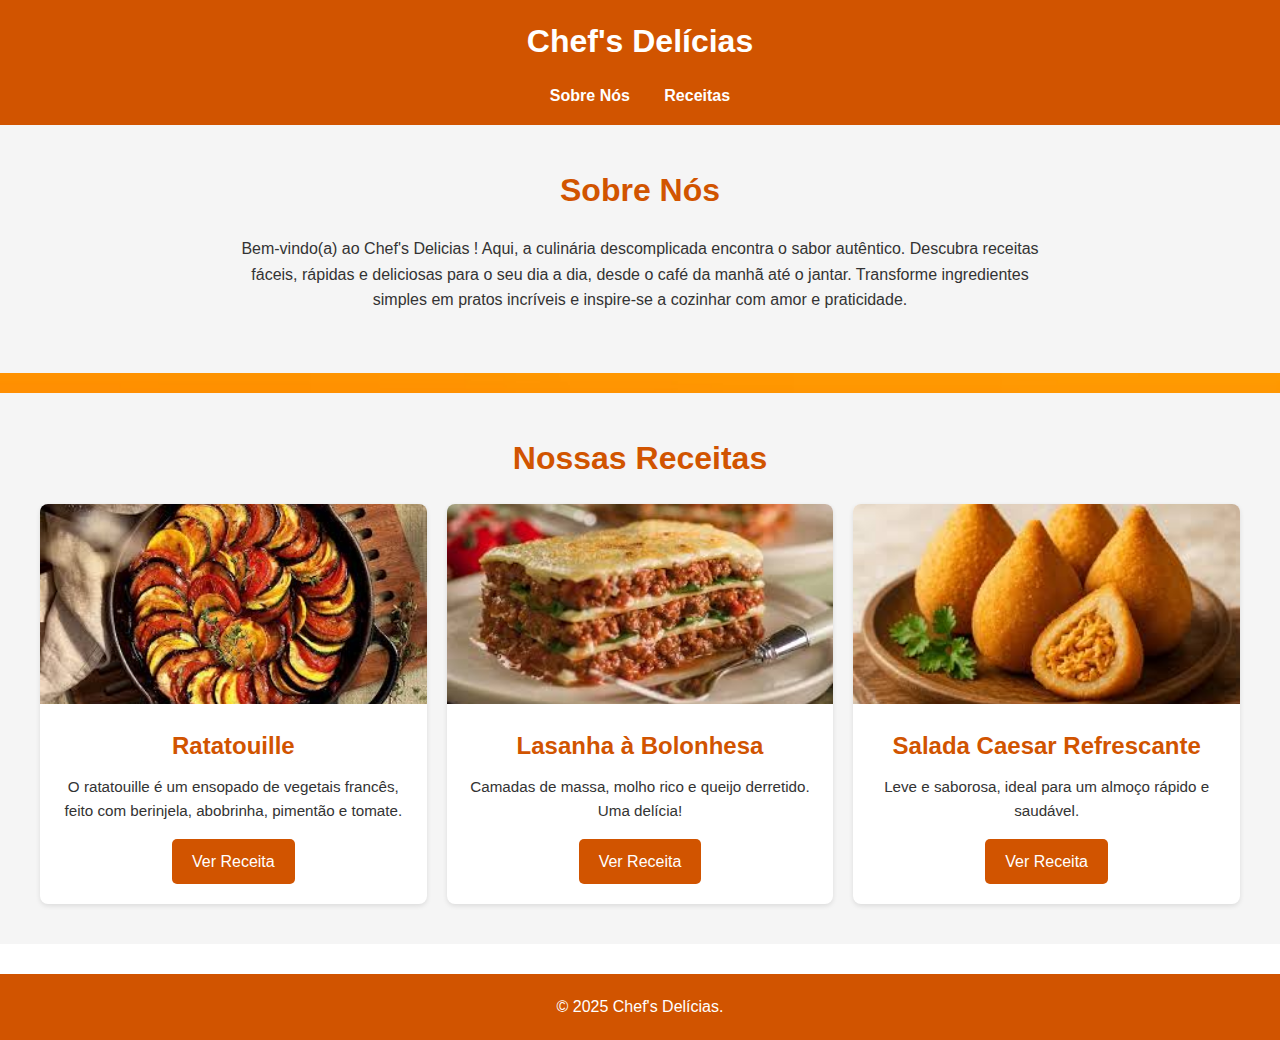
<file: index.html>
<!DOCTYPE html>
<html lang="pt-BR">
<head>
    <meta charset="UTF-8">
    <meta name="viewport" content="width=device-width, initial-scale=1.0">
    <title>Chef's Delícias - Receitas Incríveis</title>
    <link rel="stylesheet" href="style.css"> 
</head>
<body>

    <header>
        <h1>Chef's Delícias</h1>
        <nav>
            <ul>
                <li><a href="#sobre">Sobre Nós</a></li>
                <li><a href="#receitas">Receitas</a></li>
            </ul>
        </nav>
    </header>

    <main>

<section id="sobre">
            <h2>Sobre Nós</h2>
            <p> Bem-vindo(a) ao Chef's Delicias ! Aqui, a culinária descomplicada encontra o sabor autêntico. Descubra receitas fáceis, rápidas e deliciosas para o seu dia a dia, desde o café da manhã até o jantar. Transforme ingredientes simples em pratos incríveis e inspire-se a cozinhar com amor e praticidade.</p>
        </section>

        <section id="receitas">
            <h2>Nossas Receitas</h2>
            <div class="recipe-grid">
                <article class="recipe-card">
                    <img src="ratatouille.jpg" alt=" ratatouille">
                    <h3> Ratatouille</h3>
                    <p>O ratatouille é um ensopado de vegetais francês, feito com berinjela, abobrinha, pimentão e tomate.</p>
                    <a href="rec1.html" class="recipe-link">Ver Receita</a>
                </article>

                <article class="recipe-card">
                    <img src="lasanha a bolonhesa.jpg" alt="Lasanha à Bolonhesa">
                    <h3>Lasanha à Bolonhesa</h3>
                    <p>Camadas de massa, molho rico e queijo derretido. Uma delícia!</p>
                    <a href="rec2.html" class="recipe-link">Ver Receita</a>
                </article>

                <article class="recipe-card">
                    <img src="coxinha de frango.jpg" alt="Salada Caesar Refrescante">
                    <h3>Salada Caesar Refrescante</h3>
                    <p>Leve e saborosa, ideal para um almoço rápido e saudável.</p>
                    <a href="rec3.html" class="recipe-link">Ver Receita</a>
                </article>
                </div>
        </section>
        
    </main>

    <footer>
        <p>&copy; 2025 Chef's Delícias.</p>
    </footer>
    

</body>
</html>
</file>
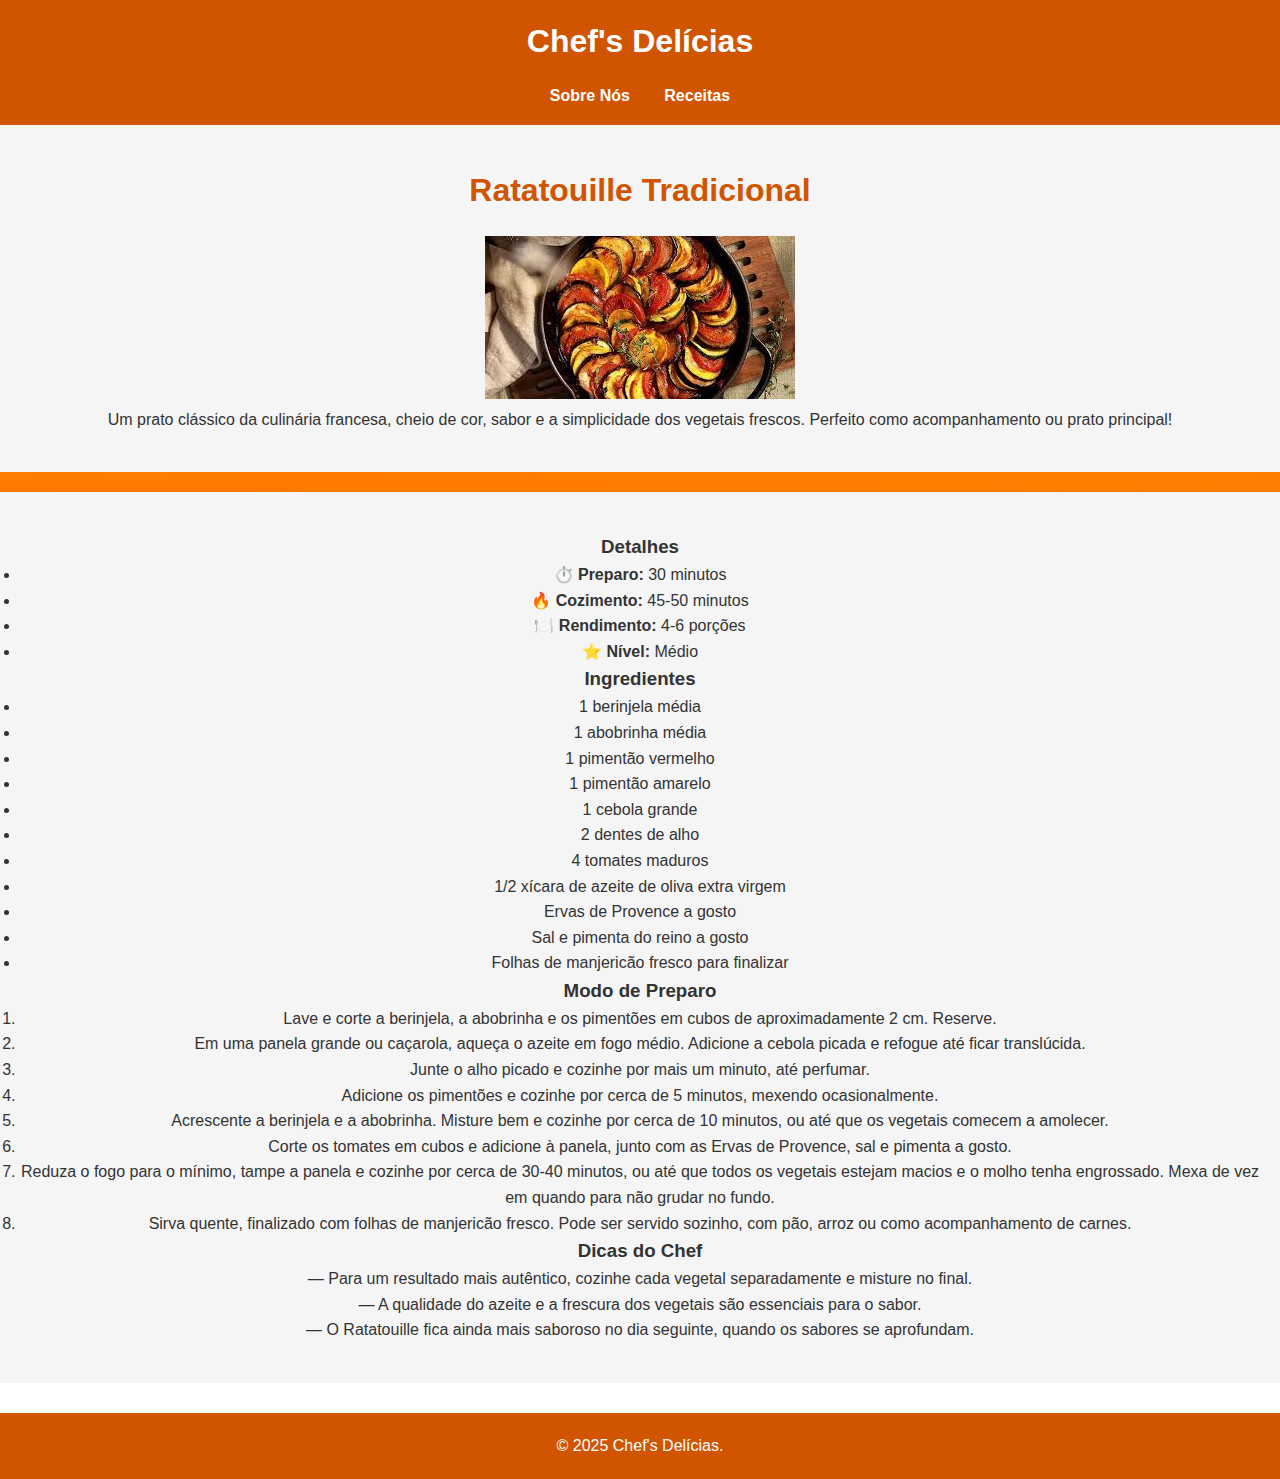
<file: rec1.html>
<!DOCTYPE html>
<html lang="pt-BR">
<head>
    <meta charset="UTF-8">
    <meta name="viewport" content="width=device-width, initial-scale=1.0">
    <title>Ratatouille Tradicional - Chef's Delícias</title>
    <link rel="stylesheet" href="style.css">
</head>
<body>

    <header>
        <h1>Chef's Delícias</h1>
        <nav>
            <ul>
                <li><a href="index.html#sobre">Sobre Nós</a></li>
                <li><a href="index.html#receitas">Receitas</a></li>
            </ul>
        </nav>
    </header>

    <main class="container"> 
        
        <section class="recipe-header">
            <h2>Ratatouille Tradicional</h2>
            <img src="ratatouille.jpg" alt="Ratatouille">
            <p>Um prato clássico da culinária francesa, cheio de cor, sabor e a simplicidade dos vegetais frescos. Perfeito como acompanhamento ou prato principal!</p>
        </section>

        <section class="recipe-content">
            
            <div class="details-and-ingredients-wrapper"> 
                <div class="recipe-details">
                    <h3>Detalhes</h3>
                    <ul>
                        <li><span class="detail-icon">⏱️</span> <strong>Preparo:</strong> 30 minutos</li>
                        <li><span class="detail-icon">🔥</span> <strong>Cozimento:</strong> 45-50 minutos</li>
                        <li><span class="detail-icon">🍽️</span> <strong>Rendimento:</strong> 4-6 porções</li>
                        <li><span class="detail-icon">⭐</span> <strong>Nível:</strong> Médio</li>
                    </ul>
                </div>
    
                <div class="ingredients">
                    <h3>Ingredientes</h3>
                    <ul>
                        <li>1 berinjela média</li>
                        <li>1 abobrinha média</li>
                        <li>1 pimentão vermelho</li>
                        <li>1 pimentão amarelo</li>
                        <li>1 cebola grande</li>
                        <li>2 dentes de alho</li>
                        <li>4 tomates maduros</li>
                        <li>1/2 xícara de azeite de oliva extra virgem</li>
                        <li>Ervas de Provence a gosto</li>
                        <li>Sal e pimenta do reino a gosto</li>
                        <li>Folhas de manjericão fresco para finalizar</li>
                    </ul>
                </div>
            </div>

            <div class="instructions">
                <h3>Modo de Preparo</h3>
                <ol>
                    <li>Lave e corte a berinjela, a abobrinha e os pimentões em cubos de aproximadamente 2 cm. Reserve.</li>
                    <li>Em uma panela grande ou caçarola, aqueça o azeite em fogo médio. Adicione a cebola picada e refogue até ficar translúcida.</li>
                    <li>Junte o alho picado e cozinhe por mais um minuto, até perfumar.</li>
                    <li>Adicione os pimentões e cozinhe por cerca de 5 minutos, mexendo ocasionalmente.</li>
                    <li>Acrescente a berinjela e a abobrinha. Misture bem e cozinhe por cerca de 10 minutos, ou até que os vegetais comecem a amolecer.</li>
                    <li>Corte os tomates em cubos e adicione à panela, junto com as Ervas de Provence, sal e pimenta a gosto.</li>
                    <li>Reduza o fogo para o mínimo, tampe a panela e cozinhe por cerca de 30-40 minutos, ou até que todos os vegetais estejam macios e o molho tenha engrossado. Mexa de vez em quando para não grudar no fundo.</li>
                    <li>Sirva quente, finalizado com folhas de manjericão fresco. Pode ser servido sozinho, com pão, arroz ou como acompanhamento de carnes.</li>
                </ol>
            </div>

            <div class="notes">
                <h3>Dicas do Chef</h3>
                <p>— Para um resultado mais autêntico, cozinhe cada vegetal separadamente e misture no final.</p>
                <p>— A qualidade do azeite e a frescura dos vegetais são essenciais para o sabor.</p>
                <p>— O Ratatouille fica ainda mais saboroso no dia seguinte, quando os sabores se aprofundam.</p>
            </div>
        </section>
        
    </main>

    <footer>
        <p>&copy; 2025 Chef's Delícias.</p>
    </footer>

</body>
</html>
</file>
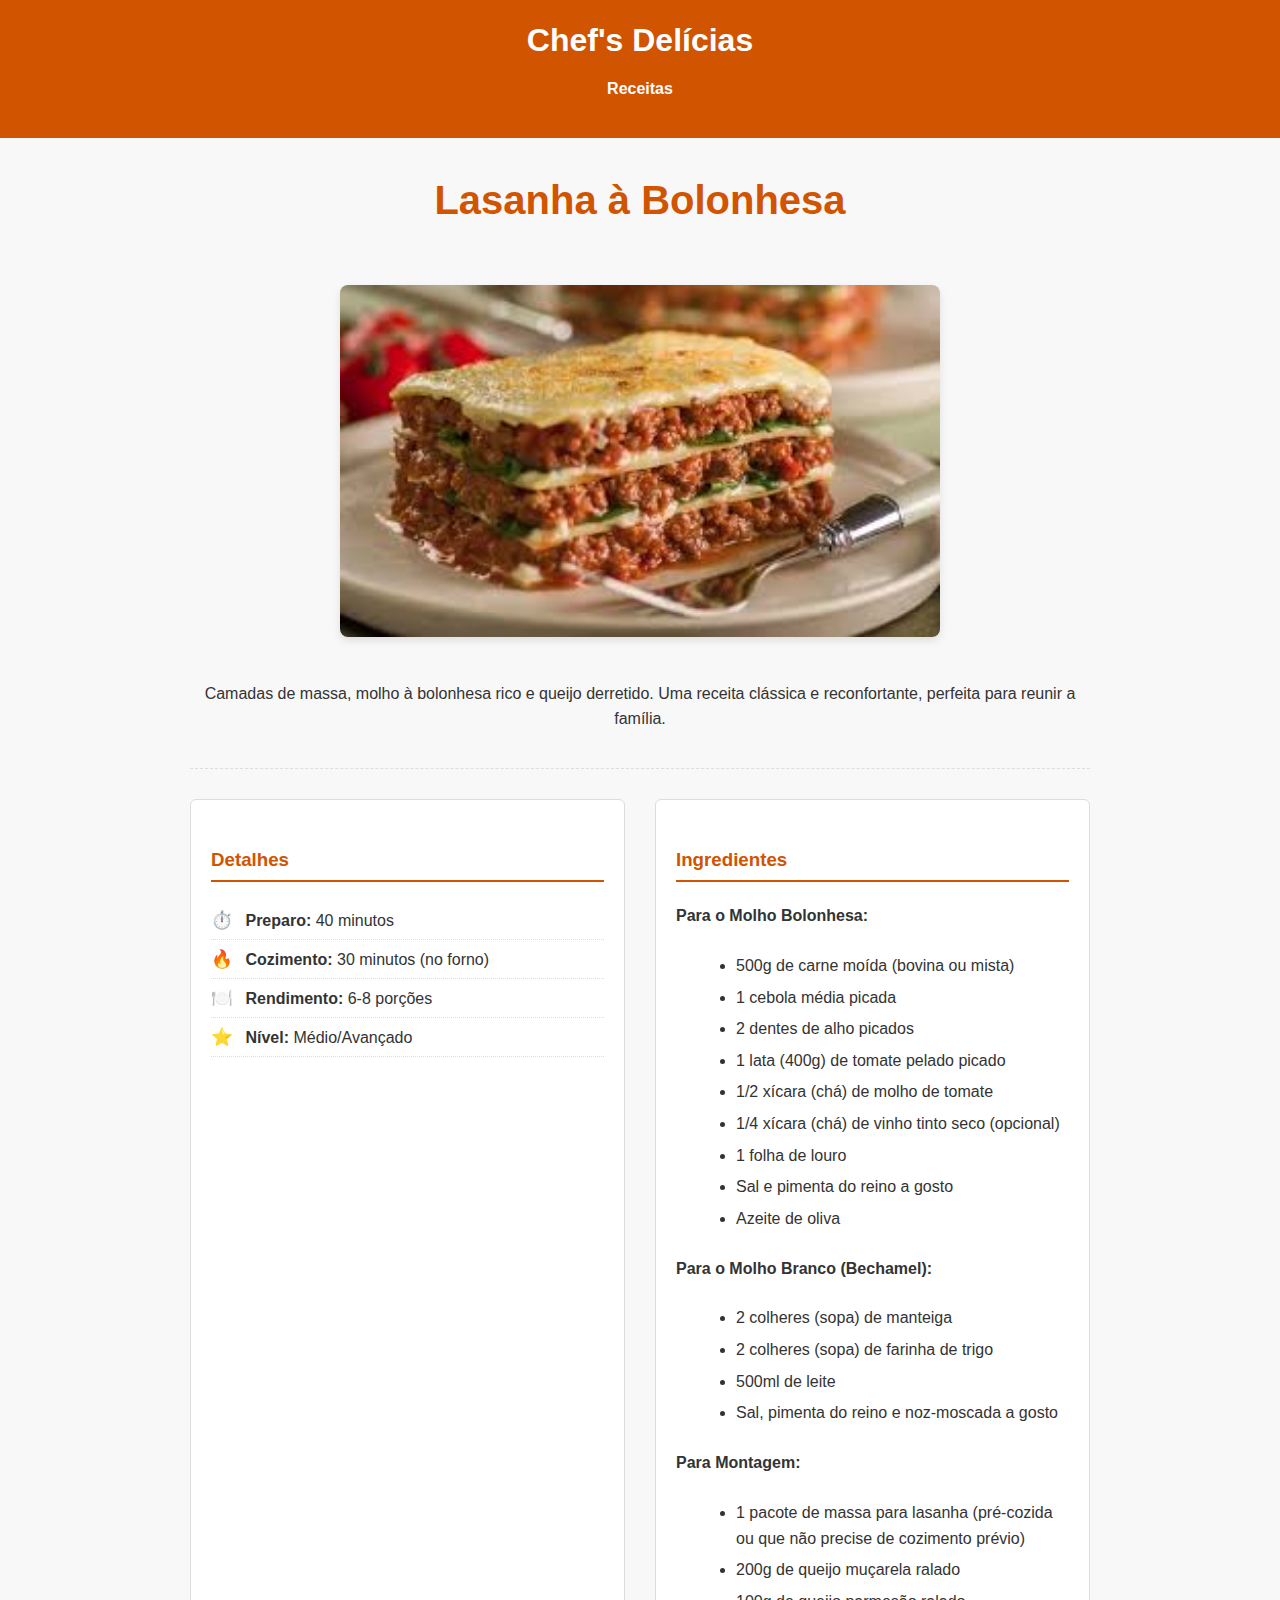
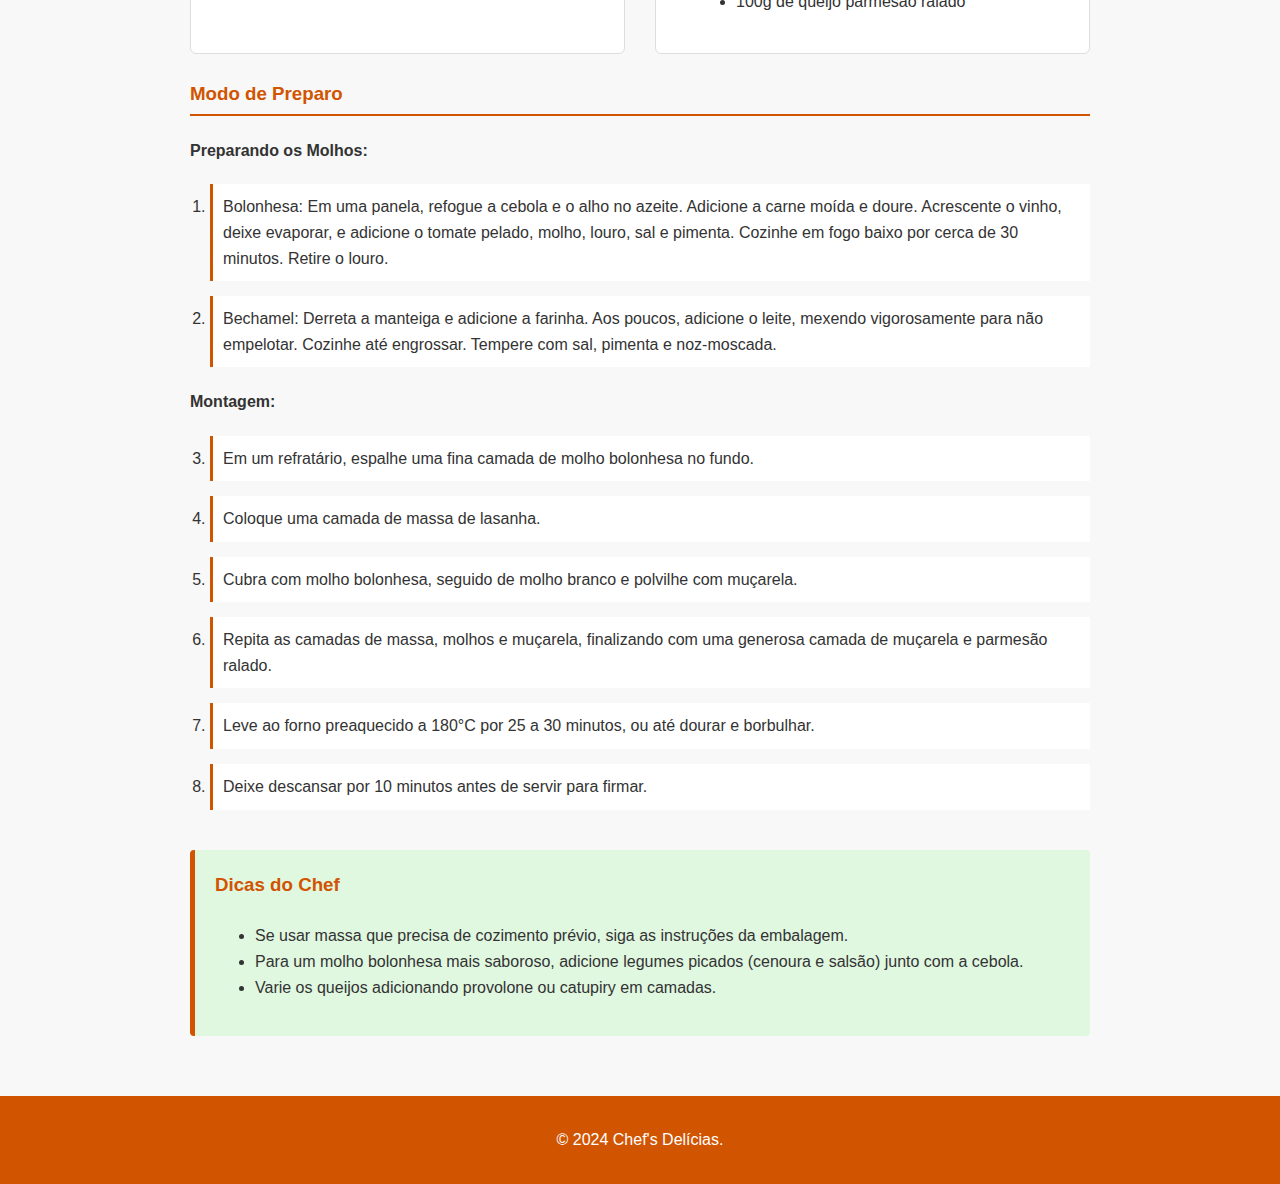
<file: rec2.html>
<!DOCTYPE html>
<html lang="pt-BR">
<head>
    <meta charset="UTF-8">
    <meta name="viewport" content="width=device-width, initial-scale=1.0">
    <title>Lasanha à Bolonhesa - Chef's Delícias</title>
    <link rel="stylesheet" href="receita.css">
</head>
<body>

    <header>
        <h1>Chef's Delícias</h1>
        <nav>
            <ul>
                <li><a href="index.html#receitas">Receitas</a></li>
            </ul>
        </nav>
    </header>

    <main class="container"> 
        
        <section class="recipe-header">
            <h2>Lasanha à Bolonhesa</h2>
            <img src="lasanha a bolonhesa.jpg" alt="Lasanha à Bolonhesa">
            <p class="recipe-description">Camadas de massa, molho à bolonhesa rico e queijo derretido. Uma receita clássica e reconfortante, perfeita para reunir a família.</p>
        </section>

        <section class="recipe-content">
            
            <div class="details-and-ingredients-wrapper"> 
                
                <div class="recipe-details">
                    <h3>Detalhes</h3>
                    <ul>
                        <li><span class="detail-icon">⏱️</span> <strong>Preparo:</strong> 40 minutos</li>
                        <li><span class="detail-icon">🔥</span> <strong>Cozimento:</strong> 30 minutos (no forno)</li>
                        <li><span class="detail-icon">🍽️</span> <strong>Rendimento:</strong> 6-8 porções</li>
                        <li><span class="detail-icon">⭐</span> <strong>Nível:</strong> Médio/Avançado</li>
                    </ul>
                </div>
    
                <div class="ingredients">
                    <h3>Ingredientes</h3>
                    
                    <h4>Para o Molho Bolonhesa:</h4>
                    <ul>
                        <li>500g de carne moída (bovina ou mista)</li>
                        <li>1 cebola média picada</li>
                        <li>2 dentes de alho picados</li>
                        <li>1 lata (400g) de tomate pelado picado</li>
                        <li>1/2 xícara (chá) de molho de tomate</li>
                        <li>1/4 xícara (chá) de vinho tinto seco (opcional)</li>
                        <li>1 folha de louro</li>
                        <li>Sal e pimenta do reino a gosto</li>
                        <li>Azeite de oliva</li>
                    </ul>
                    
                    <h4>Para o Molho Branco (Bechamel):</h4>
                    <ul>
                        <li>2 colheres (sopa) de manteiga</li>
                        <li>2 colheres (sopa) de farinha de trigo</li>
                        <li>500ml de leite</li>
                        <li>Sal, pimenta do reino e noz-moscada a gosto</li>
                    </ul>
                    
                    <h4>Para Montagem:</h4>
                    <ul>
                        <li>1 pacote de massa para lasanha (pré-cozida ou que não precise de cozimento prévio)</li>
                        <li>200g de queijo muçarela ralado</li>
                        <li>100g de queijo parmesão ralado</li>
                    </ul>
                </div>
            </div>

            <div class="instructions">
                <h3>Modo de Preparo</h3>
                <h4>Preparando os Molhos:</h4>
                <ol>
                    <li>Bolonhesa: Em uma panela, refogue a cebola e o alho no azeite. Adicione a carne moída e doure. Acrescente o vinho, deixe evaporar, e adicione o tomate pelado, molho, louro, sal e pimenta. Cozinhe em fogo baixo por cerca de 30 minutos. Retire o louro.</li>
                    <li>Bechamel: Derreta a manteiga e adicione a farinha. Aos poucos, adicione o leite, mexendo vigorosamente para não empelotar. Cozinhe até engrossar. Tempere com sal, pimenta e noz-moscada.</li>
                </ol>
                
                <h4>Montagem:</h4>
                <ol start="3"> <li>Em um refratário, espalhe uma fina camada de molho bolonhesa no fundo.</li>
                    <li>Coloque uma camada de massa de lasanha.</li>
                    <li>Cubra com molho bolonhesa, seguido de molho branco e polvilhe com muçarela.</li>
                    <li>Repita as camadas de massa, molhos e muçarela, finalizando com uma generosa camada de muçarela e parmesão ralado.</li>
                    <li>Leve ao forno preaquecido a 180°C por 25 a 30 minutos, ou até dourar e borbulhar.</li>
                    <li>Deixe descansar por 10 minutos antes de servir para firmar.</li>
                </ol>
            </div>

            <div class="notes">
                <h3>Dicas do Chef</h3>
                <ul>
                    <li>Se usar massa que precisa de cozimento prévio, siga as instruções da embalagem.</li>
                    <li>Para um molho bolonhesa mais saboroso, adicione legumes picados (cenoura e salsão) junto com a cebola.</li>
                    <li>Varie os queijos adicionando provolone ou catupiry em camadas.</li>
                </ul>
            </div>
        </section>
        
    </main>

    <footer>
        <p>&copy; 2024 Chef's Delícias.</p>
    </footer>

</body>
</html>
</file>
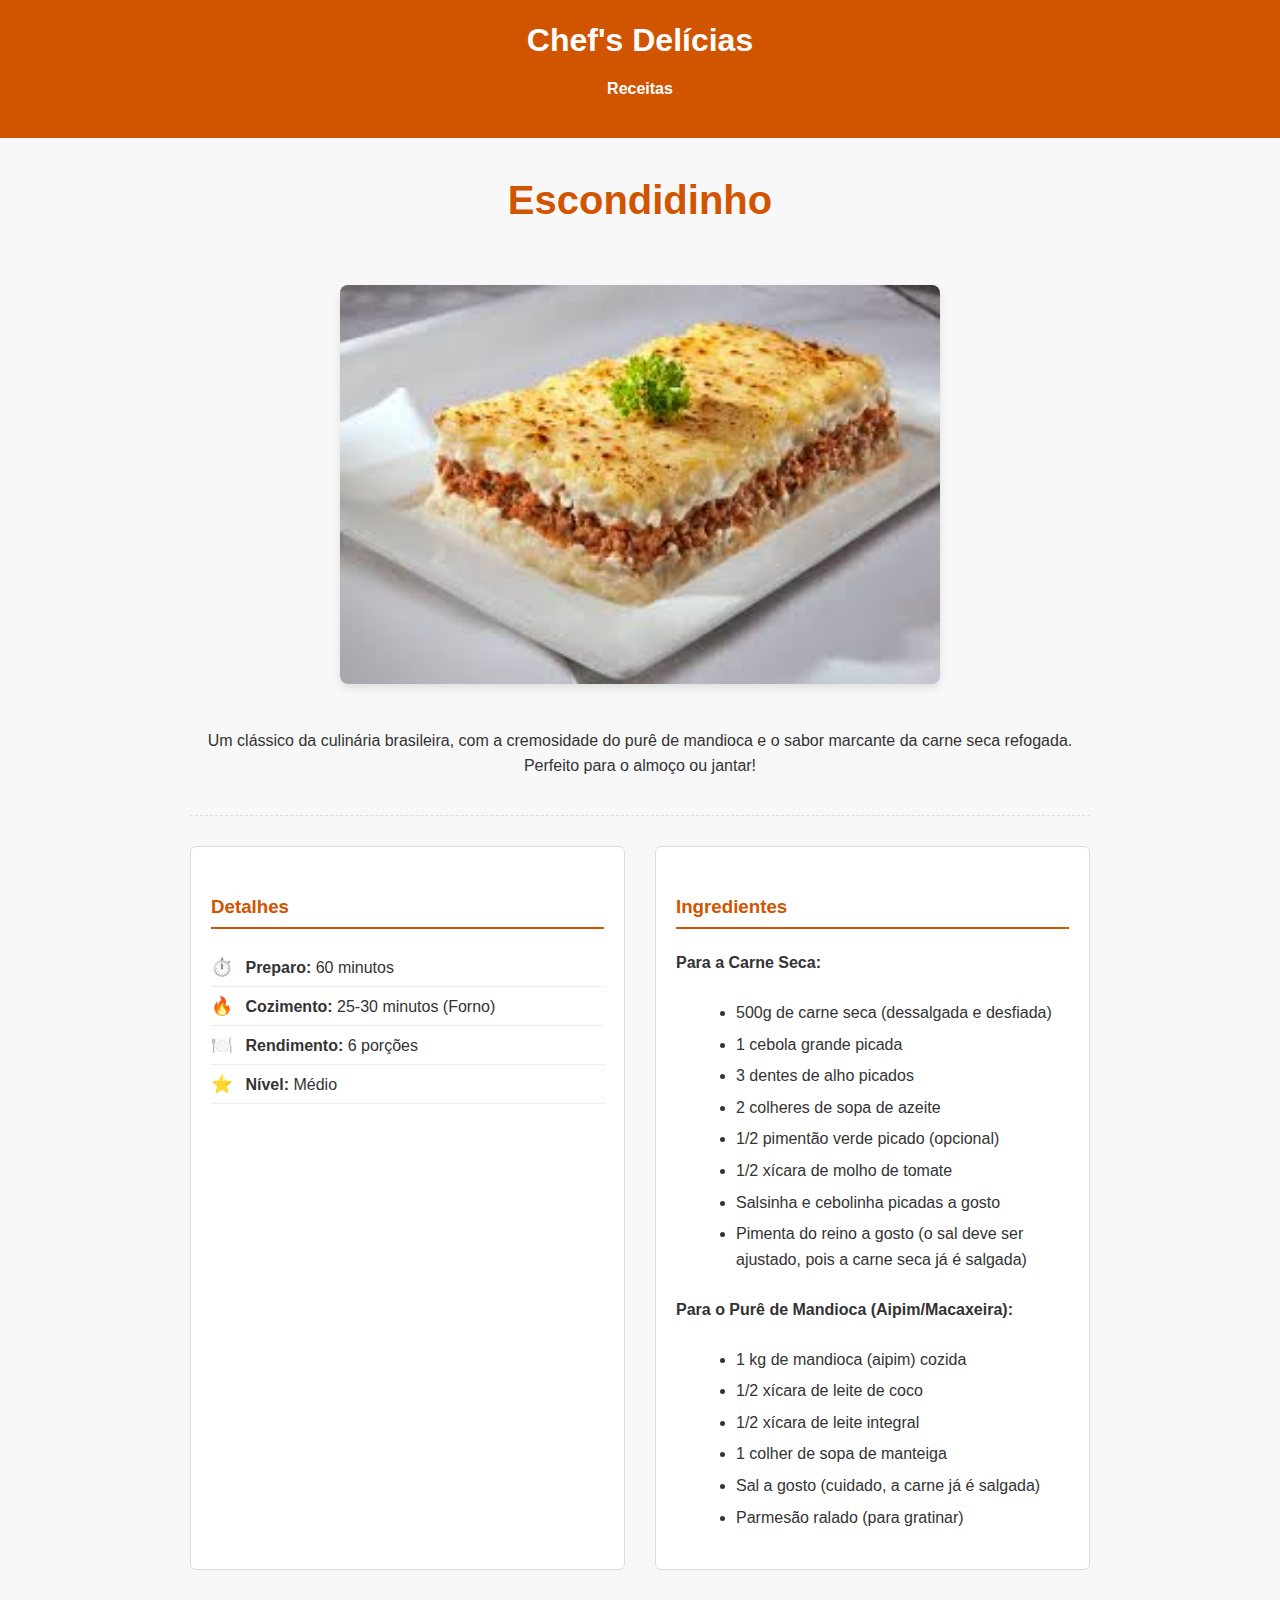
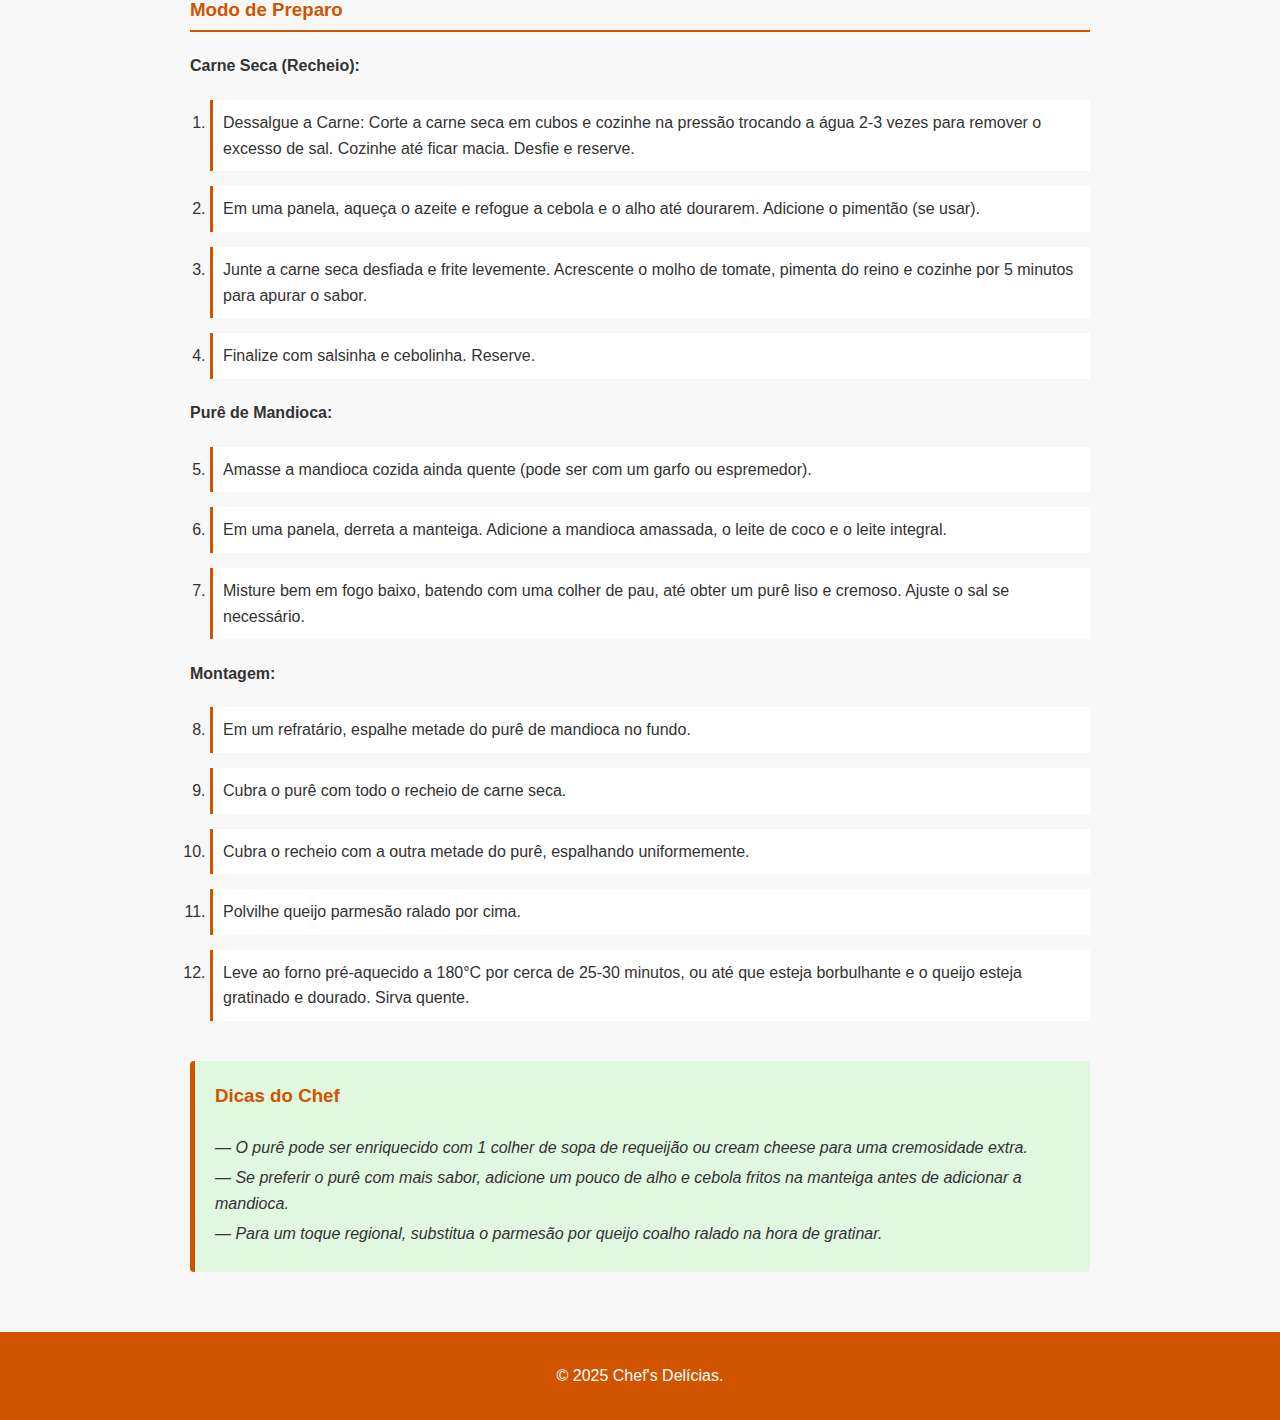
<file: rec3.html>
<!DOCTYPE html>
<html lang="pt-BR">
<head>
    <meta charset="UTF-8">
    <meta name="viewport" content="width=device-width, initial-scale=1.0">
    <title>Escondidinho de Carne Seca - Chef's Delícias</title>
    <link rel="stylesheet" href="receita.css">
</head>
<body>

    <header>
        <h1>Chef's Delícias</h1>
        <nav>
            <ul>
                <li><a href="index.html#receitas">Receitas</a></li>
            </ul>
        </nav>
    </header>

    <main class="container"> 
        
        <section class="recipe-header">
            <h2>Escondidinho</h2>
            <img src="escondidinho.jpg" alt="Escondidinho de carne seca com purê de mandioca gratinado">
            <p>Um clássico da culinária brasileira, com a cremosidade do purê de mandioca e o sabor marcante da carne seca refogada. Perfeito para o almoço ou jantar!</p>
        </section>

        <section class="recipe-content">
            
            <div class="details-and-ingredients-wrapper">
                
                <div class="recipe-details">
                    <h3>Detalhes</h3>
                    <ul>
                        <li><span class="detail-icon">⏱️</span> <strong>Preparo:</strong> 60 minutos</li>
                        <li><span class="detail-icon">🔥</span> <strong>Cozimento:</strong> 25-30 minutos (Forno)</li>
                        <li><span class="detail-icon">🍽️</span> <strong>Rendimento:</strong> 6 porções</li>
                        <li><span class="detail-icon">⭐</span> <strong>Nível:</strong> Médio</li>
                    </ul>
                </div>

                <div class="ingredients">
                    <h3>Ingredientes</h3>
                    
                    <h4>Para a Carne Seca:</h4>
                    <ul>
                        <li>500g de carne seca (dessalgada e desfiada)</li>
                        <li>1 cebola grande picada</li>
                        <li>3 dentes de alho picados</li>
                        <li>2 colheres de sopa de azeite</li>
                        <li>1/2 pimentão verde picado (opcional)</li>
                        <li>1/2 xícara de molho de tomate</li>
                        <li>Salsinha e cebolinha picadas a gosto</li>
                        <li>Pimenta do reino a gosto (o sal deve ser ajustado, pois a carne seca já é salgada)</li>
                    </ul>
                    
                    <h4>Para o Purê de Mandioca (Aipim/Macaxeira):</h4>
                    <ul>
                        <li>1 kg de mandioca (aipim) cozida</li>
                        <li>1/2 xícara de leite de coco</li>
                        <li>1/2 xícara de leite integral</li>
                        <li>1 colher de sopa de manteiga</li>
                        <li>Sal a gosto (cuidado, a carne já é salgada)</li>
                        <li>Parmesão ralado (para gratinar)</li>
                    </ul>
                </div>
            </div>

            <div class="instructions">
                <h3>Modo de Preparo</h3>
                
                <h4>Carne Seca (Recheio):</h4>
                <ol>
                    <li>Dessalgue a Carne: Corte a carne seca em cubos e cozinhe na pressão trocando a água 2-3 vezes para remover o excesso de sal. Cozinhe até ficar macia. Desfie e reserve.</li>
                    <li>Em uma panela, aqueça o azeite e refogue a cebola e o alho até dourarem. Adicione o pimentão (se usar).</li>
                    <li>Junte a carne seca desfiada e frite levemente. Acrescente o molho de tomate, pimenta do reino e cozinhe por 5 minutos para apurar o sabor.</li>
                    <li>Finalize com salsinha e cebolinha. Reserve.</li>
                </ol>
                
                <h4>Purê de Mandioca:</h4>
                <ol start="5">
                    <li>Amasse a mandioca cozida ainda quente (pode ser com um garfo ou espremedor).</li>
                    <li>Em uma panela, derreta a manteiga. Adicione a mandioca amassada, o leite de coco e o leite integral.</li>
                    <li>Misture bem em fogo baixo, batendo com uma colher de pau, até obter um purê liso e cremoso. Ajuste o sal se necessário.</li>
                </ol>
                
                <h4>Montagem:</h4>
                <ol start="8">
                    <li>Em um refratário, espalhe metade do purê de mandioca no fundo.</li>
                    <li>Cubra o purê com todo o recheio de carne seca.</li>
                    <li>Cubra o recheio com a outra metade do purê, espalhando uniformemente.</li>
                    <li>Polvilhe queijo parmesão ralado por cima.</li>
                    <li>Leve ao forno pré-aquecido a 180°C por cerca de 25-30 minutos, ou até que esteja borbulhante e o queijo esteja gratinado e dourado. Sirva quente.</li>
                </ol>
            </div>

            <div class="notes">
                <h3>Dicas do Chef</h3>
                <p>— O purê pode ser enriquecido com 1 colher de sopa de requeijão ou cream cheese para uma cremosidade extra.</p>
                <p>— Se preferir o purê com mais sabor, adicione um pouco de alho e cebola fritos na manteiga antes de adicionar a mandioca.</p>
                <p>— Para um toque regional, substitua o parmesão por queijo coalho ralado na hora de gratinar.</p>
            </div>
        </section>
        
    </main>

    <footer>
        <p>&copy; 2025 Chef's Delícias.</p>
    </footer>

</body>
</html>
</file>
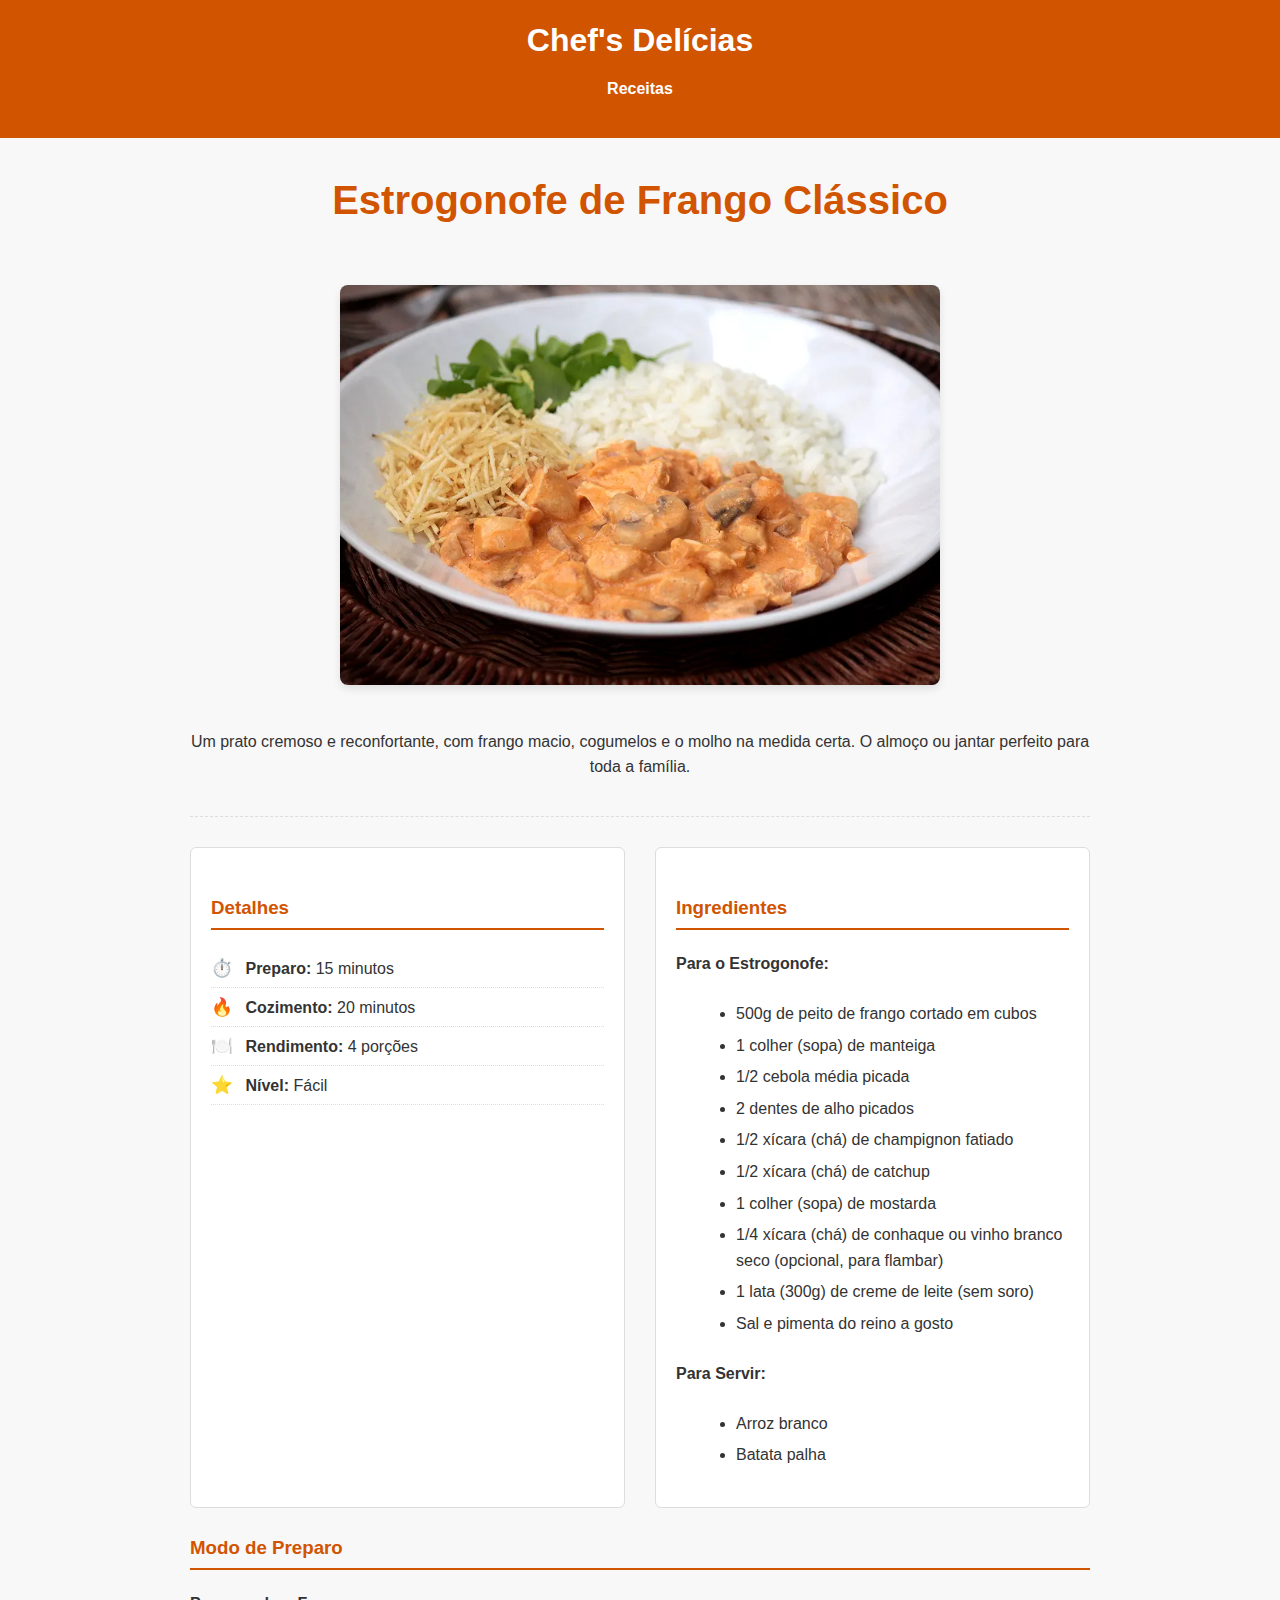
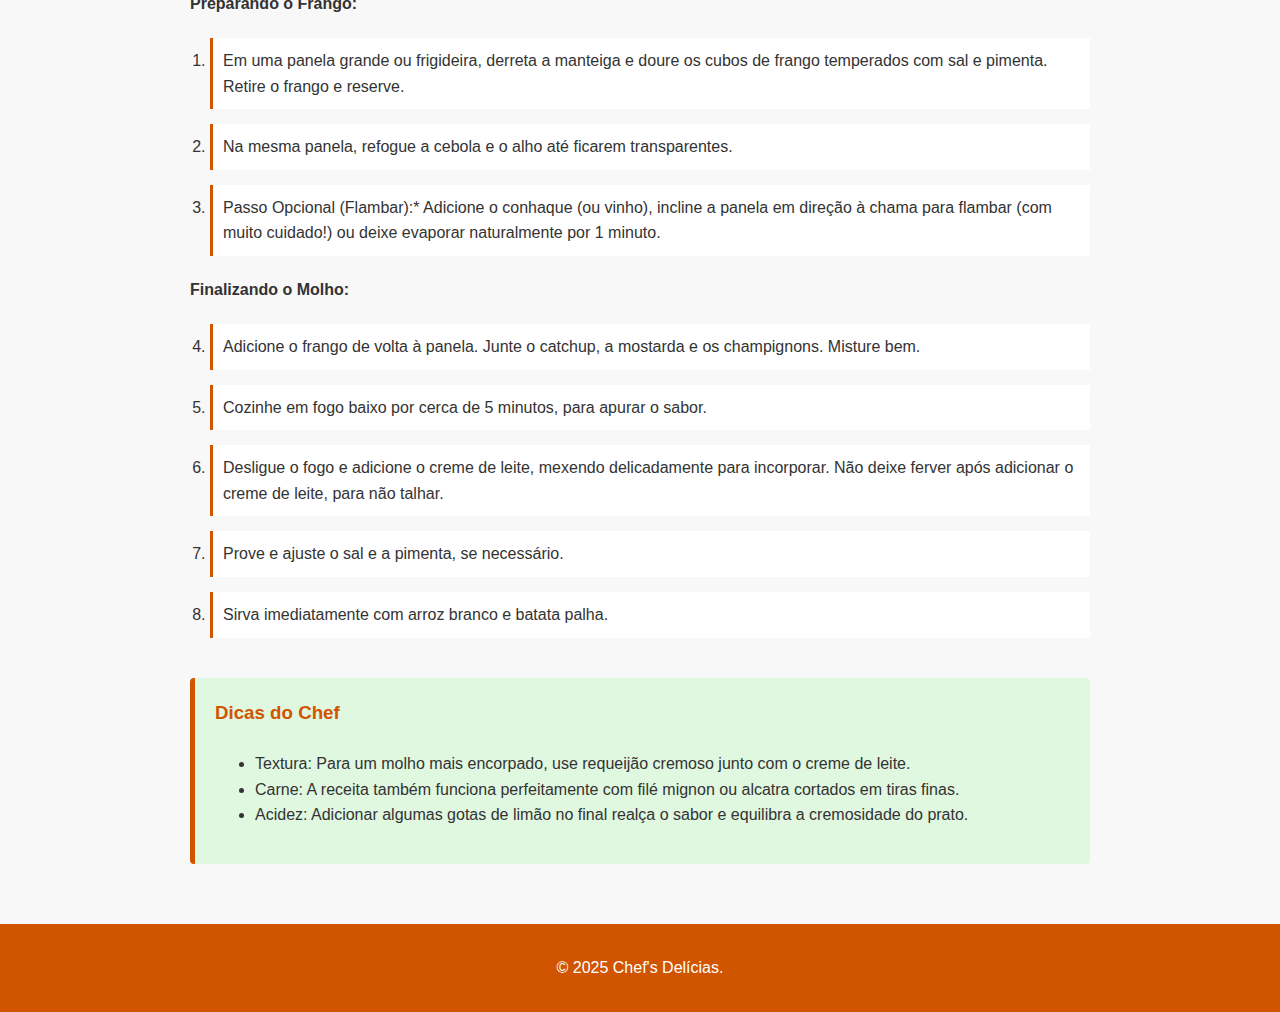
<file: rec4.html>
<!DOCTYPE html>
<html lang="pt-BR">
<head>
    <meta charset="UTF-8">
    <meta name="viewport" content="width=device-width, initial-scale=1.0">
    <title>Estrogonofe de Frango - Chef's Delícias</title>
    <link rel="stylesheet" href="receita.css">
</head>
<body>

    <header>
        <h1>Chef's Delícias</h1>
        <nav>
            <ul>
                <li><a href="index.html#receitas">Receitas</a></li>
            </ul>
        </nav>
    </header>

    <main class="container"> 
        
        <section class="recipe-header">
            <h2>Estrogonofe de Frango Clássico</h2>
            <img src="estrogonofe.jpg" alt="Estrogonofe cremoso servido com arroz">
            <p class="recipe-description">Um prato cremoso e reconfortante, com frango macio, cogumelos e o molho na medida certa. O almoço ou jantar perfeito para toda a família.</p>
        </section>

        <section class="recipe-content">
            
            <div class="details-and-ingredients-wrapper"> 
                
                <div class="recipe-details">
                    <h3>Detalhes</h3>
                    <ul>
                        <li><span class="detail-icon">⏱️</span> <strong>Preparo:</strong> 15 minutos</li>
                        <li><span class="detail-icon">🔥</span> <strong>Cozimento:</strong> 20 minutos</li>
                        <li><span class="detail-icon">🍽️</span> <strong>Rendimento:</strong> 4 porções</li>
                        <li><span class="detail-icon">⭐</span> <strong>Nível:</strong> Fácil</li>
                    </ul>
                </div>
    
                <div class="ingredients">
                    <h3>Ingredientes</h3>
                    
                    <h4>Para o Estrogonofe:</h4>
                    <ul>
                        <li>500g de peito de frango cortado em cubos</li>
                        <li>1 colher (sopa) de manteiga</li>
                        <li>1/2 cebola média picada</li>
                        <li>2 dentes de alho picados</li>
                        <li>1/2 xícara (chá) de champignon fatiado</li>
                        <li>1/2 xícara (chá) de catchup</li>
                        <li>1 colher (sopa) de mostarda</li>
                        <li>1/4 xícara (chá) de conhaque ou vinho branco seco (opcional, para flambar)</li>
                        <li>1 lata (300g) de creme de leite (sem soro)</li>
                        <li>Sal e pimenta do reino a gosto</li>
                    </ul>
                    
                    <h4>Para Servir:</h4>
                    <ul>
                        <li>Arroz branco</li>
                        <li>Batata palha</li>
                    </ul>
                </div>
            </div>

            <div class="instructions">
                <h3>Modo de Preparo</h3>
                <h4>Preparando o Frango:</h4>
                <ol>
                    <li>Em uma panela grande ou frigideira, derreta a manteiga e doure os cubos de frango temperados com sal e pimenta. Retire o frango e reserve.</li>
                    <li>Na mesma panela, refogue a cebola e o alho até ficarem transparentes.</li>
                    <li>Passo Opcional (Flambar):* Adicione o conhaque (ou vinho), incline a panela em direção à chama para flambar (com muito cuidado!) ou deixe evaporar naturalmente por 1 minuto.</li>
                </ol>
                
                <h4>Finalizando o Molho:</h4>
                <ol start="4"> 
                    <li>Adicione o frango de volta à panela. Junte o catchup, a mostarda e os champignons. Misture bem.</li>
                    <li>Cozinhe em fogo baixo por cerca de 5 minutos, para apurar o sabor.</li>
                    <li>Desligue o fogo e adicione o creme de leite, mexendo delicadamente para incorporar. Não deixe ferver após adicionar o creme de leite, para não talhar.</li>
                    <li>Prove e ajuste o sal e a pimenta, se necessário.</li>
                    <li>Sirva imediatamente com arroz branco e batata palha.</li>
                </ol>
            </div>

            <div class="notes">
                <h3>Dicas do Chef</h3>
                <ul>
                    <li>Textura: Para um molho mais encorpado, use requeijão cremoso junto com o creme de leite.</li>
                    <li>Carne: A receita também funciona perfeitamente com filé mignon ou alcatra cortados em tiras finas.</li>
                    <li>Acidez: Adicionar algumas gotas de limão no final realça o sabor e equilibra a cremosidade do prato.</li>
                </ul>
            </div>
        </section>
        
    </main>

    <footer>
        <p>&copy; 2025 Chef's Delícias.</p>
    </footer>

</body>
</html>
</file>
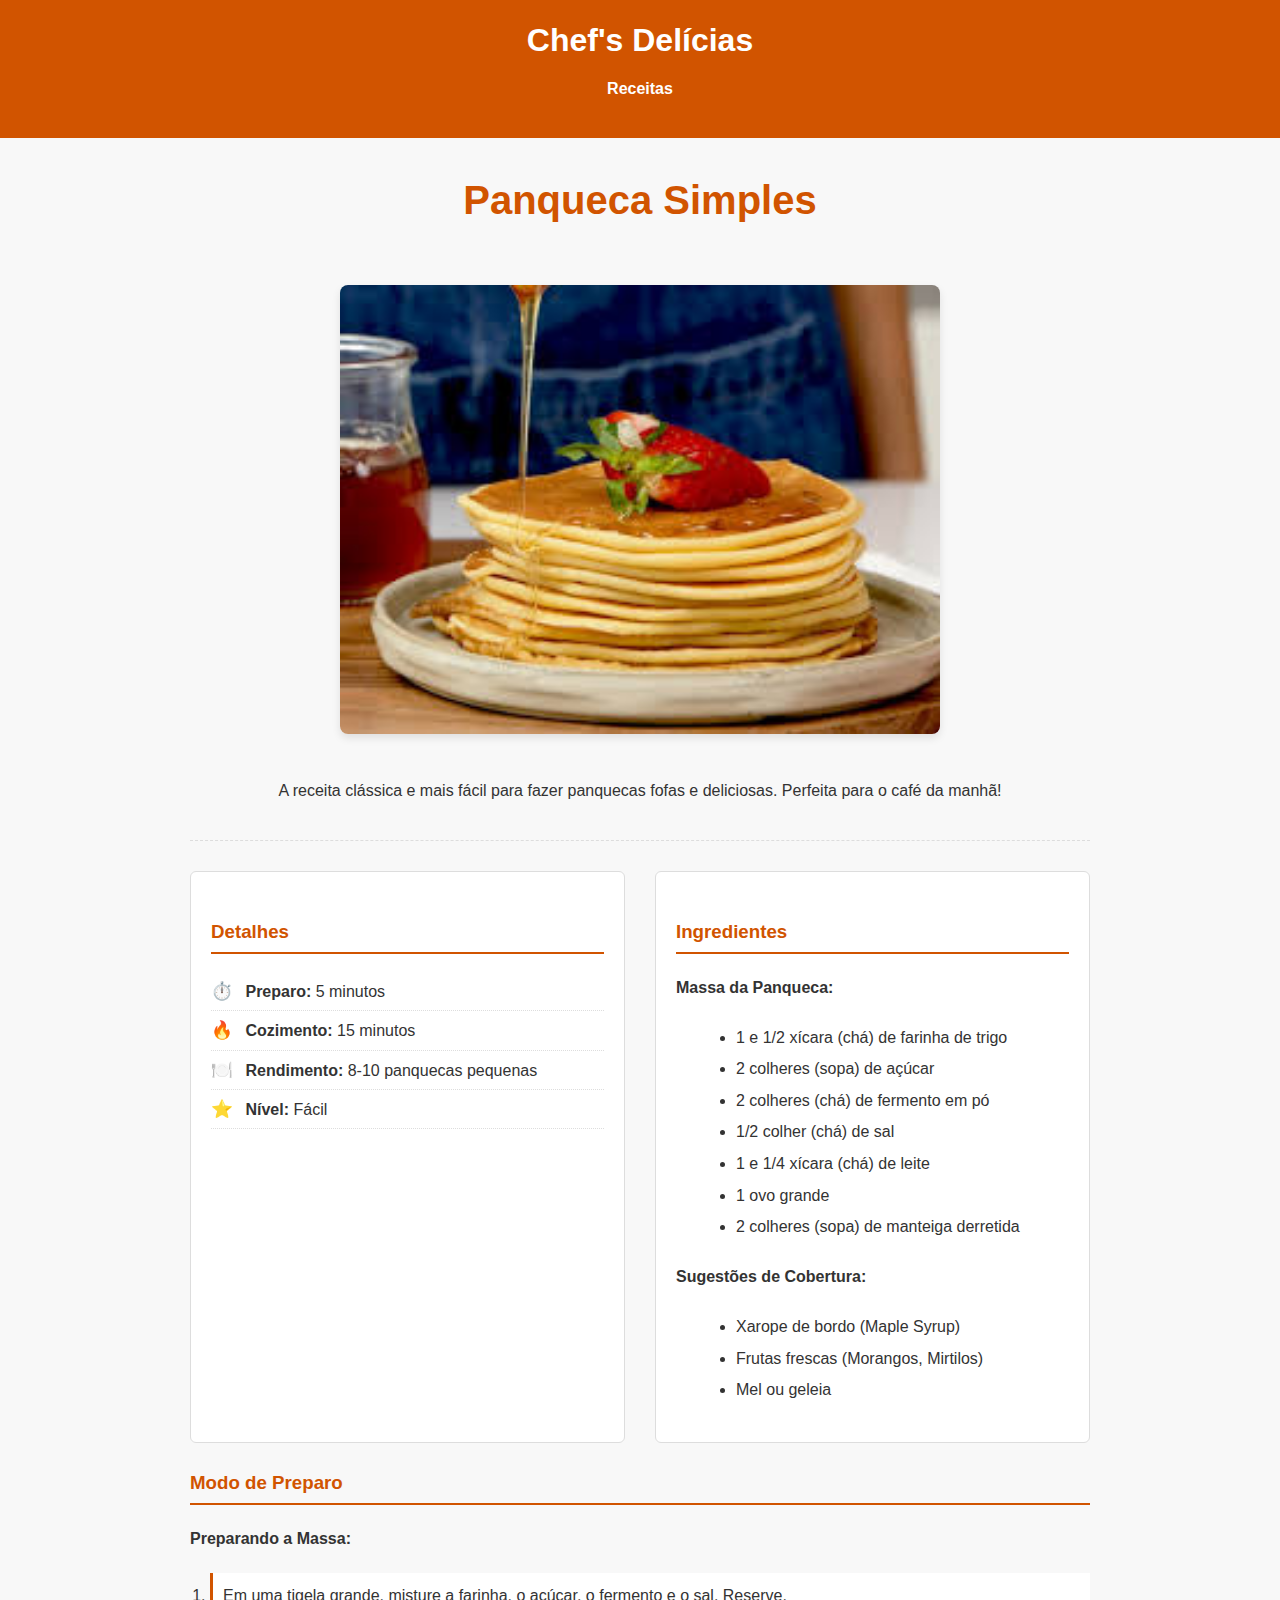
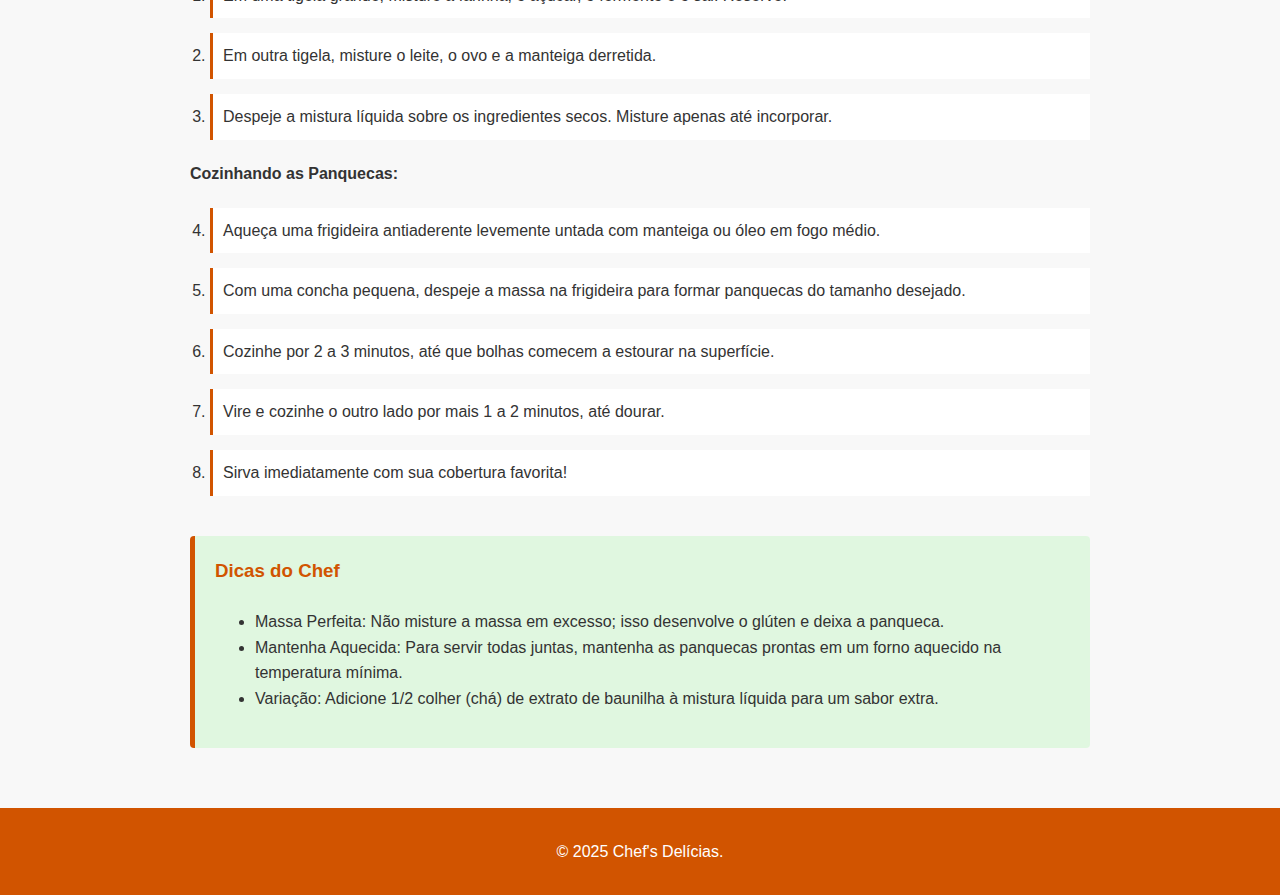
<file: rec5.html>
<!DOCTYPE html>
<html lang="pt-BR">
<head>
    <meta charset="UTF-8">
    <meta name="viewport" content="width=device-width, initial-scale=1.0">
    <title>Panqueca Simples - Chef's Delícias</title>
    <link rel="stylesheet" href="receita.css">
</head>
<body>

    <header>
        <h1>Chef's Delícias</h1>
        <nav>
            <ul>
                <li><a href="index.html#receitas">Receitas</a></li>
            </ul>
        </nav>
    </header>

    <main class="container"> 
        
        <section class="recipe-header">
            <h2>Panqueca Simples</h2>
            <img src="panquecas.jpg" alt="Panquecas douradas e fofas">
            <p class="recipe-description">A receita clássica e mais fácil para fazer panquecas fofas e deliciosas. Perfeita para o café da manhã!</p>
        </section>

        <section class="recipe-content">
            
            <div class="details-and-ingredients-wrapper"> 
                
                <div class="recipe-details">
                    <h3>Detalhes</h3>
                    <ul>
                        <li><span class="detail-icon">⏱️</span> <strong>Preparo:</strong> 5 minutos</li>
                        <li><span class="detail-icon">🔥</span> <strong>Cozimento:</strong> 15 minutos</li>
                        <li><span class="detail-icon">🍽️</span> <strong>Rendimento:</strong> 8-10 panquecas pequenas</li>
                        <li><span class="detail-icon">⭐</span> <strong>Nível:</strong> Fácil</li>
                    </ul>
                </div>
    
                <div class="ingredients">
                    <h3>Ingredientes</h3>
                    
                    <h4>Massa da Panqueca:</h4>
                    <ul>
                        <li>1 e 1/2 xícara (chá) de farinha de trigo</li>
                        <li>2 colheres (sopa) de açúcar</li>
                        <li>2 colheres (chá) de fermento em pó</li>
                        <li>1/2 colher (chá) de sal</li>
                        <li>1 e 1/4 xícara (chá) de leite</li>
                        <li>1 ovo grande</li>
                        <li>2 colheres (sopa) de manteiga derretida</li>
                    </ul>
                    
                    <h4>Sugestões de Cobertura:</h4>
                    <ul>
                        <li>Xarope de bordo (Maple Syrup)</li>
                        <li>Frutas frescas (Morangos, Mirtilos)</li>
                        <li>Mel ou geleia</li>
                    </ul>
                </div>
            </div>

            <div class="instructions">
                <h3>Modo de Preparo</h3>
                <h4>Preparando a Massa:</h4>
                <ol>
                    <li>Em uma tigela grande, misture a farinha, o açúcar, o fermento e o sal. Reserve.</li>
                    <li>Em outra tigela, misture o leite, o ovo e a manteiga derretida.</li>
                    <li>Despeje a mistura líquida sobre os ingredientes secos. Misture apenas até incorporar.</li>
                </ol>
                
                <h4>Cozinhando as Panquecas:</h4>
                <ol start="4"> 
                    <li>Aqueça uma frigideira antiaderente levemente untada com manteiga ou óleo em fogo médio.</li>
                    <li>Com uma concha pequena, despeje a massa na frigideira para formar panquecas do tamanho desejado.</li>
                    <li>Cozinhe por 2 a 3 minutos, até que bolhas comecem a estourar na superfície.</li>
                    <li>Vire e cozinhe o outro lado por mais 1 a 2 minutos, até dourar.</li>
                    <li>Sirva imediatamente com sua cobertura favorita!</li>
                </ol>
            </div>

            <div class="notes">
                <h3>Dicas do Chef</h3>
                <ul>
                    <li>Massa Perfeita: Não misture a massa em excesso; isso desenvolve o glúten e deixa a panqueca.</li>
                    <li>Mantenha Aquecida: Para servir todas juntas, mantenha as panquecas prontas em um forno aquecido na temperatura mínima.</li>
                    <li>Variação: Adicione 1/2 colher (chá) de extrato de baunilha à mistura líquida para um sabor extra.</li>
                </ul>
            </div>
        </section>
        
    </main>

    <footer>
        <p>&copy; 2025 Chef's Delícias.</p>
    </footer>

</body>
</html>
</file>
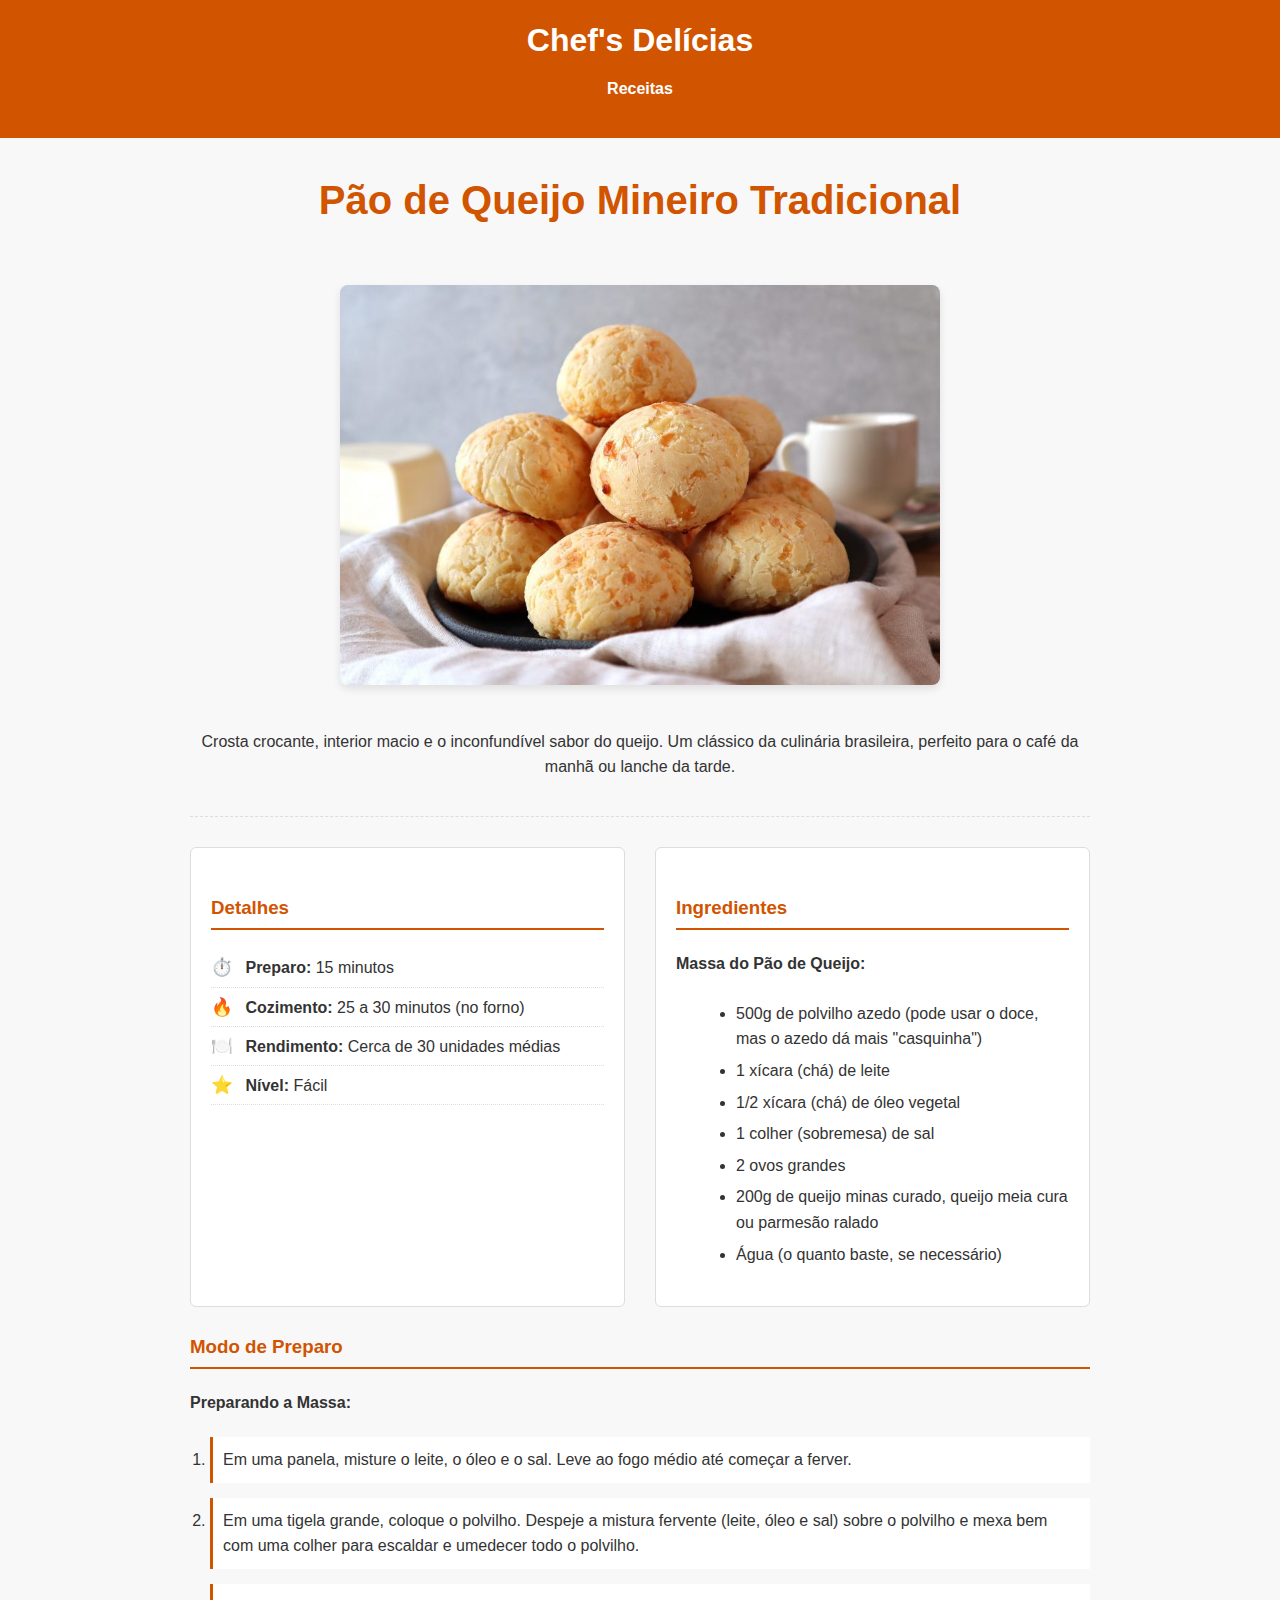
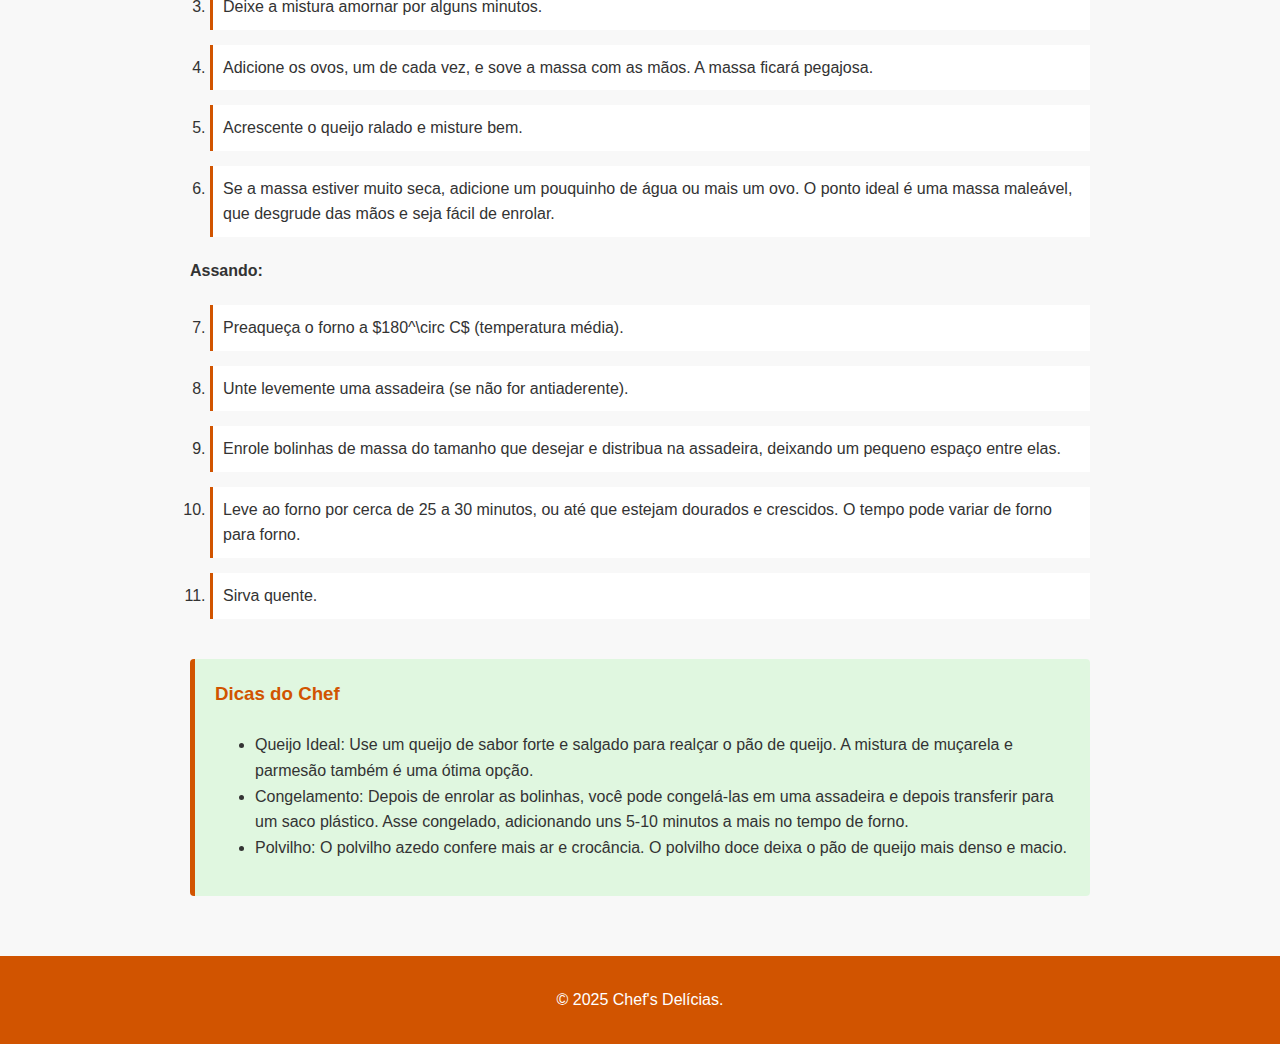
<file: rec6.html>
<!DOCTYPE html>
<html lang="pt-BR">
<head>
    <meta charset="UTF-8">
    <meta name="viewport" content="width=device-width, initial-scale=1.0">
    <title>Pão de Queijo - Chef's Delícias</title>
    <link rel="stylesheet" href="receita.css"> 
</head>
<body>

    <header>
        <h1>Chef's Delícias</h1>
        <nav>
            <ul>
                <li><a href="index.html#receitas">Receitas</a></li>
            </ul>
        </nav>
    </header>

    <main class="container"> 
        
        <section class="recipe-header">
            <h2>Pão de Queijo Mineiro Tradicional</h2>
            <img src="pão de queijo.jpg" alt="Pão de Queijo recém-assado e dourado">
            <p class="recipe-description">Crosta crocante, interior macio e o inconfundível sabor do queijo. Um clássico da culinária brasileira, perfeito para o café da manhã ou lanche da tarde.</p>
        </section>

        <section class="recipe-content">
            
            <div class="details-and-ingredients-wrapper"> 
                
                <div class="recipe-details">
                    <h3>Detalhes</h3>
                    <ul>
                        <li><span class="detail-icon">⏱️</span> <strong>Preparo:</strong> 15 minutos</li>
                        <li><span class="detail-icon">🔥</span> <strong>Cozimento:</strong> 25 a 30 minutos (no forno)</li>
                        <li><span class="detail-icon">🍽️</span> <strong>Rendimento:</strong> Cerca de 30 unidades médias</li>
                        <li><span class="detail-icon">⭐</span> <strong>Nível:</strong> Fácil</li>
                    </ul>
                </div>
    
                <div class="ingredients">
                    <h3>Ingredientes</h3>
                    
                    <h4>Massa do Pão de Queijo:</h4>
                    <ul>
                        <li>500g de polvilho azedo (pode usar o doce, mas o azedo dá mais "casquinha")</li>
                        <li>1 xícara (chá) de leite</li>
                        <li>1/2 xícara (chá) de óleo vegetal</li>
                        <li>1 colher (sobremesa) de sal</li>
                        <li>2 ovos grandes</li>
                        <li>200g de queijo minas curado, queijo meia cura ou parmesão ralado</li>
                        <li>Água (o quanto baste, se necessário)</li>
                    </ul>
                    
                </div>
            </div>

            <div class="instructions">
                <h3>Modo de Preparo</h3>
                <h4>Preparando a Massa:</h4>
                <ol>
                    <li>Em uma panela, misture o leite, o óleo e o sal. Leve ao fogo médio até começar a ferver.</li>
                    <li>Em uma tigela grande, coloque o polvilho. Despeje a mistura fervente (leite, óleo e sal) sobre o polvilho e mexa bem com uma colher para escaldar e umedecer todo o polvilho.</li>
                    <li>Deixe a mistura amornar por alguns minutos.</li>
                    <li>Adicione os ovos, um de cada vez, e sove a massa com as mãos. A massa ficará pegajosa.</li>
                    <li>Acrescente o queijo ralado e misture bem.</li>
                    <li>Se a massa estiver muito seca, adicione um pouquinho de água ou mais um ovo. O ponto ideal é uma massa maleável, que desgrude das mãos e seja fácil de enrolar.</li>
                </ol>
                
                <h4>Assando:</h4>
                <ol start="7"> 
                    <li>Preaqueça o forno a $180^\circ C$ (temperatura média).</li>
                    <li>Unte levemente uma assadeira (se não for antiaderente).</li>
                    <li>Enrole bolinhas de massa do tamanho que desejar e distribua na assadeira, deixando um pequeno espaço entre elas.</li>
                    <li>Leve ao forno por cerca de 25 a 30 minutos, ou até que estejam dourados e crescidos. O tempo pode variar de forno para forno.</li>
                    <li>Sirva quente.</li>
                </ol>
            </div>

            <div class="notes">
                <h3>Dicas do Chef</h3>
                <ul>
                    <li>Queijo Ideal: Use um queijo de sabor forte e salgado para realçar o pão de queijo. A mistura de muçarela e parmesão também é uma ótima opção.</li>
                    <li>Congelamento: Depois de enrolar as bolinhas, você pode congelá-las em uma assadeira e depois transferir para um saco plástico. Asse congelado, adicionando uns 5-10 minutos a mais no tempo de forno.</li>
                    <li>Polvilho: O polvilho azedo confere mais ar e crocância. O polvilho doce deixa o pão de queijo mais denso e macio.</li>
                </ul>
            </div>
        </section>
        
    </main>

    <footer>
        <p>&copy; 2025 Chef's Delícias.</p>
    </footer>

</body>
</html>
</file>
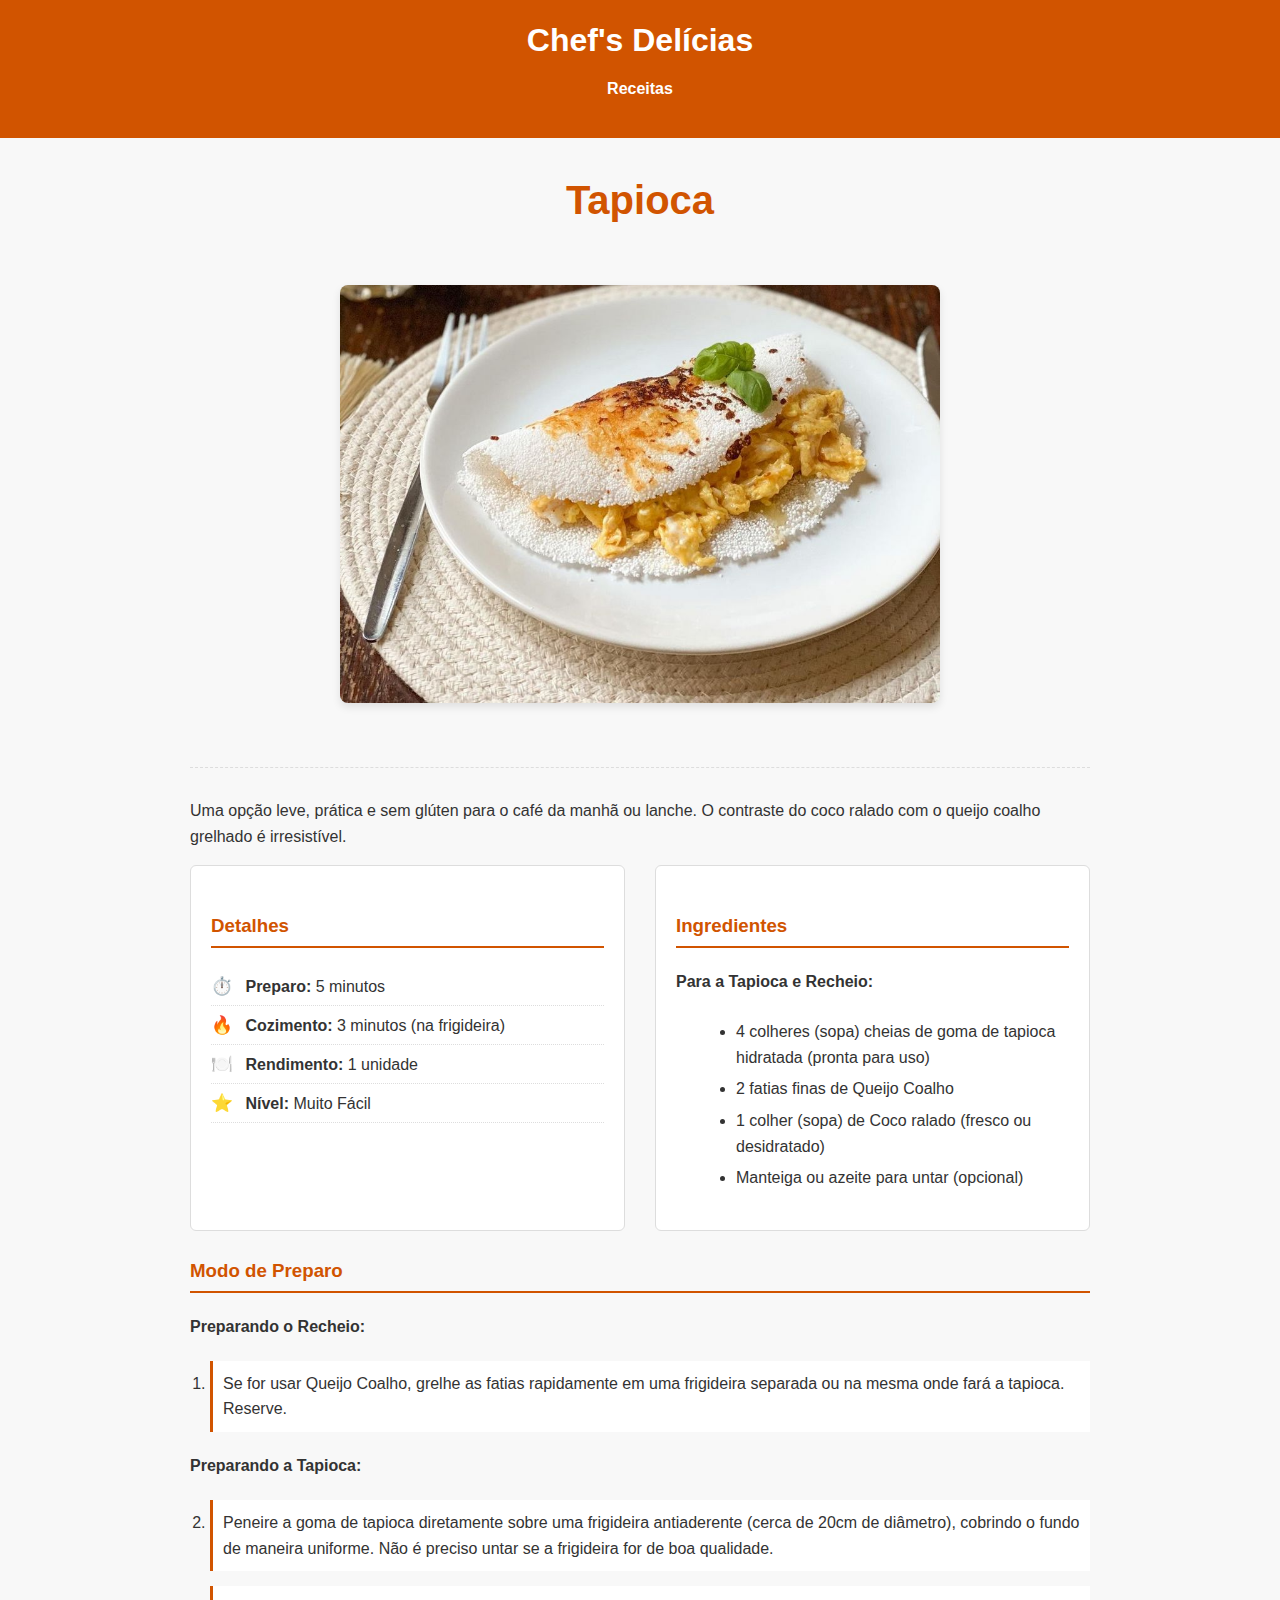
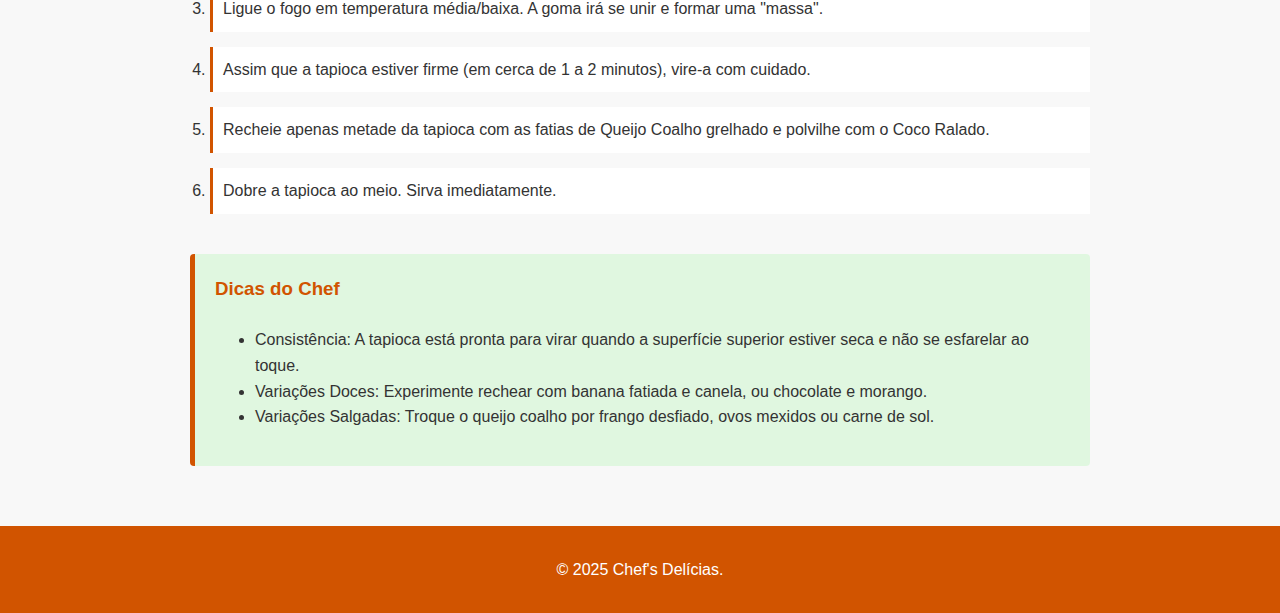
<file: rec7.html>
<!DOCTYPE html>
<html lang="pt-BR">
<head>
    <meta charset="UTF-8">
    <meta name="viewport" content="width=device-width, initial-scale=1.0">
    <title>Tapioca Simples - Chef's Delícias</title>
    <link rel="stylesheet" href="receita.css"> 
</head>
<body>

    <header>
        <h1>Chef's Delícias</h1>
        <nav>
            <ul>
                <li><a href="index.html#receitas">Receitas</a></li>
            </ul>
        </nav>
    </header>

    <main class="container"> 
        
        <section class="recipe-header">
            <h2>Tapioca</h2>
            <img src="tapioca.jpg" alt="Tapioca dobrada e recheada">
            <p class="recipe-description">
        </section>Uma opção leve, prática e sem glúten para o café da manhã ou lanche. O contraste do coco ralado com o queijo coalho grelhado é irresistível.</p>
        <section class="recipe-content">
            
            <div class="details-and-ingredients-wrapper"> 
                
                <div class="recipe-details">
                    <h3>Detalhes</h3>
                    <ul>
                        <li><span class="detail-icon">⏱️</span> <strong>Preparo:</strong> 5 minutos</li>
                        <li><span class="detail-icon">🔥</span> <strong>Cozimento:</strong> 3 minutos (na frigideira)</li>
                        <li><span class="detail-icon">🍽️</span> <strong>Rendimento:</strong> 1 unidade</li>
                        <li><span class="detail-icon">⭐</span> <strong>Nível:</strong> Muito Fácil</li>
                    </ul>
                </div>
    
                <div class="ingredients">
                    <h3>Ingredientes</h3>
                    
                    <h4>Para a Tapioca e Recheio:</h4>
                    <ul>
                        <li>4 colheres (sopa) cheias de goma de tapioca hidratada (pronta para uso)</li>
                        <li>2 fatias finas de Queijo Coalho</li>
                        <li>1 colher (sopa) de Coco ralado (fresco ou desidratado)</li>
                        <li>Manteiga ou azeite para untar (opcional)</li>
                    </ul>
                    
                </div>
            </div>

            <div class="instructions">
                <h3>Modo de Preparo</h3>
                <h4>Preparando o Recheio:</h4>
                <ol>
                    <li>Se for usar Queijo Coalho, grelhe as fatias rapidamente em uma frigideira separada ou na mesma onde fará a tapioca. Reserve.</li>
                </ol>
                
                <h4>Preparando a Tapioca:</h4>
                <ol start="2"> 
                    <li>Peneire a goma de tapioca diretamente sobre uma frigideira antiaderente (cerca de 20cm de diâmetro), cobrindo o fundo de maneira uniforme. Não é preciso untar se a frigideira for de boa qualidade.</li>
                    <li>Ligue o fogo em temperatura média/baixa. A goma irá se unir e formar uma "massa".</li>
                    <li>Assim que a tapioca estiver firme (em cerca de 1 a 2 minutos), vire-a com cuidado.</li>
                    <li>Recheie apenas metade da tapioca com as fatias de Queijo Coalho grelhado e polvilhe com o Coco Ralado.</li>
                    <li>Dobre a tapioca ao meio. Sirva imediatamente.</li>
                </ol>
            </div>

            <div class="notes">
                <h3>Dicas do Chef</h3>
                <ul>
                    <li>Consistência: A tapioca está pronta para virar quando a superfície superior estiver seca e não se esfarelar ao toque.</li>
                    <li>Variações Doces: Experimente rechear com banana fatiada e canela, ou chocolate e morango.</li>
                    <li>Variações Salgadas: Troque o queijo coalho por frango desfiado, ovos mexidos ou carne de sol.</li>
                </ul>
            </div>
        </section>
        
    </main>

    <footer>
        <p>&copy; 2025 Chef's Delícias.</p>
    </footer>

</body>
</html>
</file>
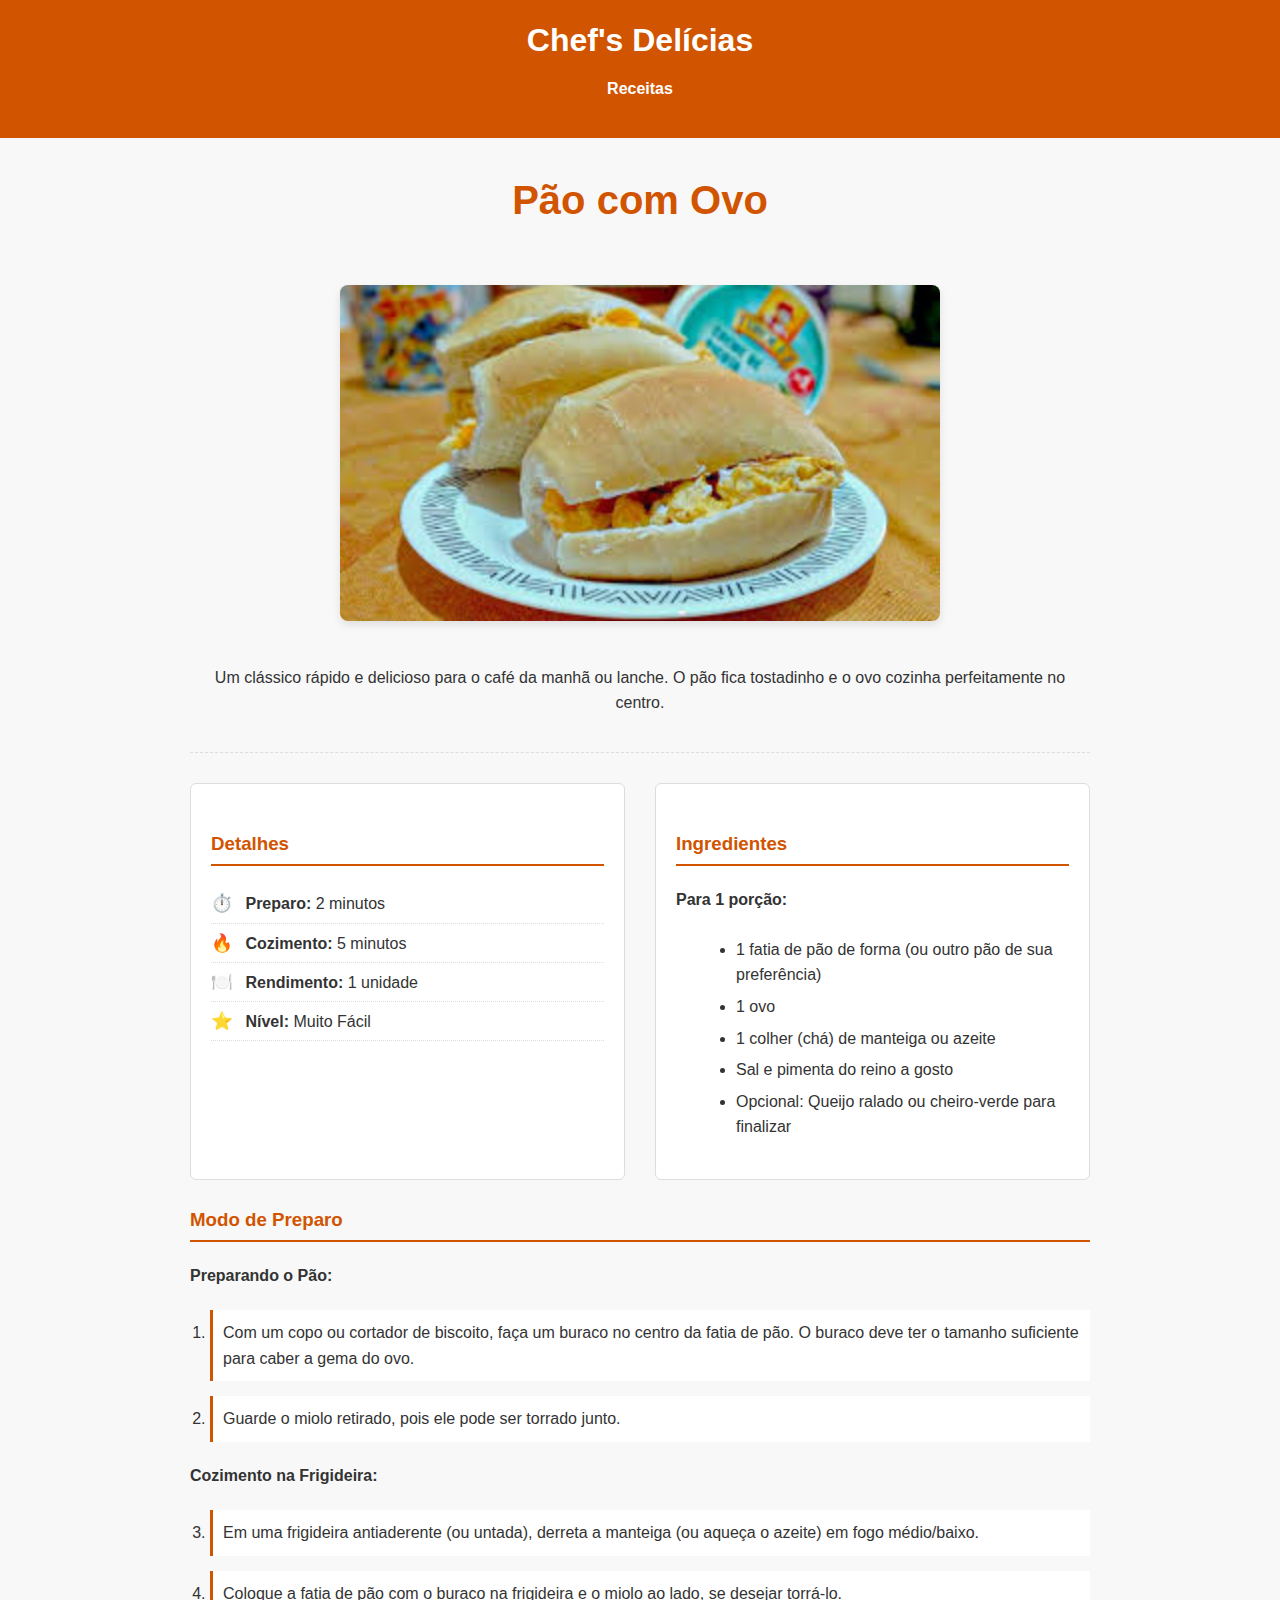
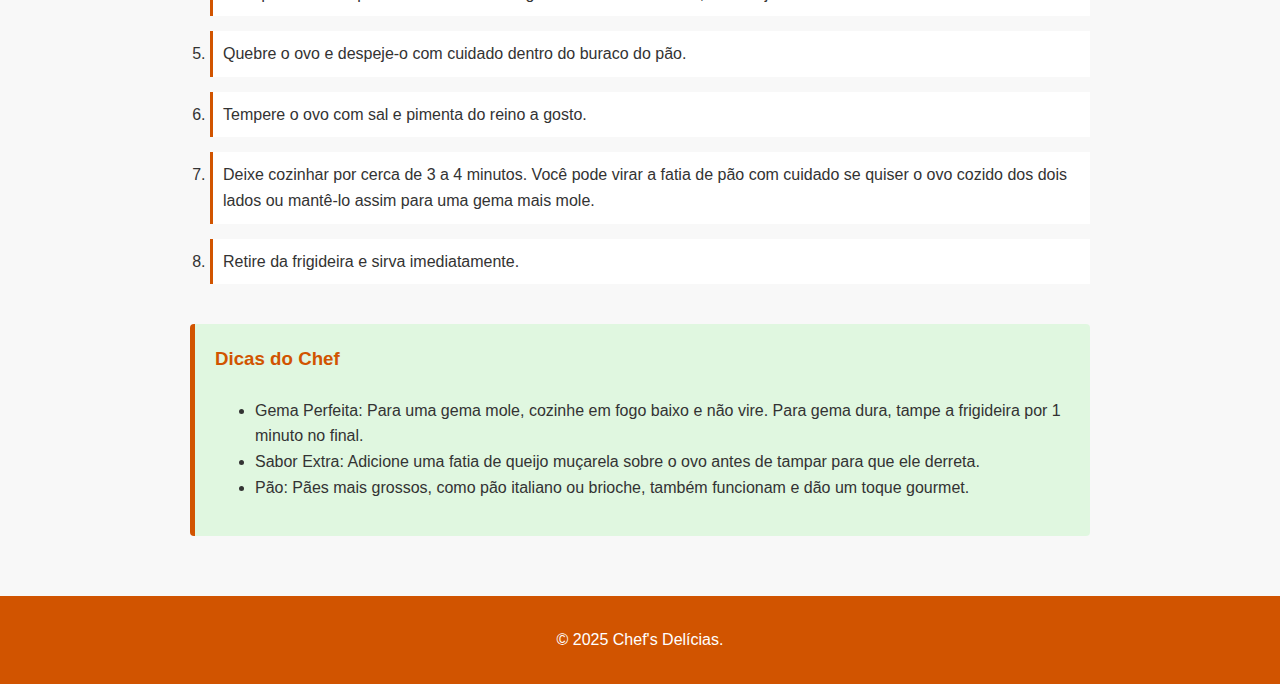
<file: rec8.html>
<!DOCTYPE html>
<html lang="pt-BR">
<head>
    <meta charset="UTF-8">
    <meta name="viewport" content="width=device-width, initial-scale=1.0">
    <title>Pão com Ovo - Chef's Delícias</title>
    <link rel="stylesheet" href="receita.css"> 
</head>
<body>

    <header>
        <h1>Chef's Delícias</h1>
        <nav>
            <ul>
                <li><a href="index.html#receitas">Receitas</a></li>
            </ul>
        </nav>
    </header>

    <main class="container"> 
        
        <section class="recipe-header">
            <h2>Pão com Ovo</h2>
            <img src="pao com ovo.jpg" alt="Pão de forma com ovo frito no centro">
            <p class="recipe-description">Um clássico rápido e delicioso para o café da manhã ou lanche. O pão fica tostadinho e o ovo cozinha perfeitamente no centro.</p>
        </section>

        <section class="recipe-content">
            
            <div class="details-and-ingredients-wrapper"> 
                
                <div class="recipe-details">
                    <h3>Detalhes</h3>
                    <ul>
                        <li><span class="detail-icon">⏱️</span> <strong>Preparo:</strong> 2 minutos</li>
                        <li><span class="detail-icon">🔥</span> <strong>Cozimento:</strong> 5 minutos</li>
                        <li><span class="detail-icon">🍽️</span> <strong>Rendimento:</strong> 1 unidade</li>
                        <li><span class="detail-icon">⭐</span> <strong>Nível:</strong> Muito Fácil</li>
                    </ul>
                </div>
    
                <div class="ingredients">
                    <h3>Ingredientes</h3>
                    
                    <h4>Para 1 porção:</h4>
                    <ul>
                        <li>1 fatia de pão de forma (ou outro pão de sua preferência)</li>
                        <li>1 ovo</li>
                        <li>1 colher (chá) de manteiga ou azeite</li>
                        <li>Sal e pimenta do reino a gosto</li>
                        <li>Opcional: Queijo ralado ou cheiro-verde para finalizar</li>
                    </ul>
                    
                </div>
            </div>

            <div class="instructions">
                <h3>Modo de Preparo</h3>
                <h4>Preparando o Pão:</h4>
                <ol>
                    <li>Com um copo ou cortador de biscoito, faça um buraco no centro da fatia de pão. O buraco deve ter o tamanho suficiente para caber a gema do ovo.</li>
                    <li>Guarde o miolo retirado, pois ele pode ser torrado junto.</li>
                </ol>
                
                <h4>Cozimento na Frigideira:</h4>
                <ol start="3"> 
                    <li>Em uma frigideira antiaderente (ou untada), derreta a manteiga (ou aqueça o azeite) em fogo médio/baixo.</li>
                    <li>Coloque a fatia de pão com o buraco na frigideira e o miolo ao lado, se desejar torrá-lo.</li>
                    <li>Quebre o ovo e despeje-o com cuidado dentro do buraco do pão.</li>
                    <li>Tempere o ovo com sal e pimenta do reino a gosto.</li>
                    <li>Deixe cozinhar por cerca de 3 a 4 minutos. Você pode virar a fatia de pão com cuidado se quiser o ovo cozido dos dois lados ou mantê-lo assim para uma gema mais mole.</li>
                    <li>Retire da frigideira e sirva imediatamente.</li>
                </ol>
            </div>

            <div class="notes">
                <h3>Dicas do Chef</h3>
                <ul>
                    <li>Gema Perfeita: Para uma gema mole, cozinhe em fogo baixo e não vire. Para gema dura, tampe a frigideira por 1 minuto no final.</li>
                    <li>Sabor Extra: Adicione uma fatia de queijo muçarela sobre o ovo antes de tampar para que ele derreta.</li>
                    <li>Pão: Pães mais grossos, como pão italiano ou brioche, também funcionam e dão um toque gourmet.</li>
                </ul>
            </div>
        </section>
        
    </main>

    <footer>
        <p>&copy; 2025 Chef's Delícias.</p>
    </footer>

</body>
</html>
</file>
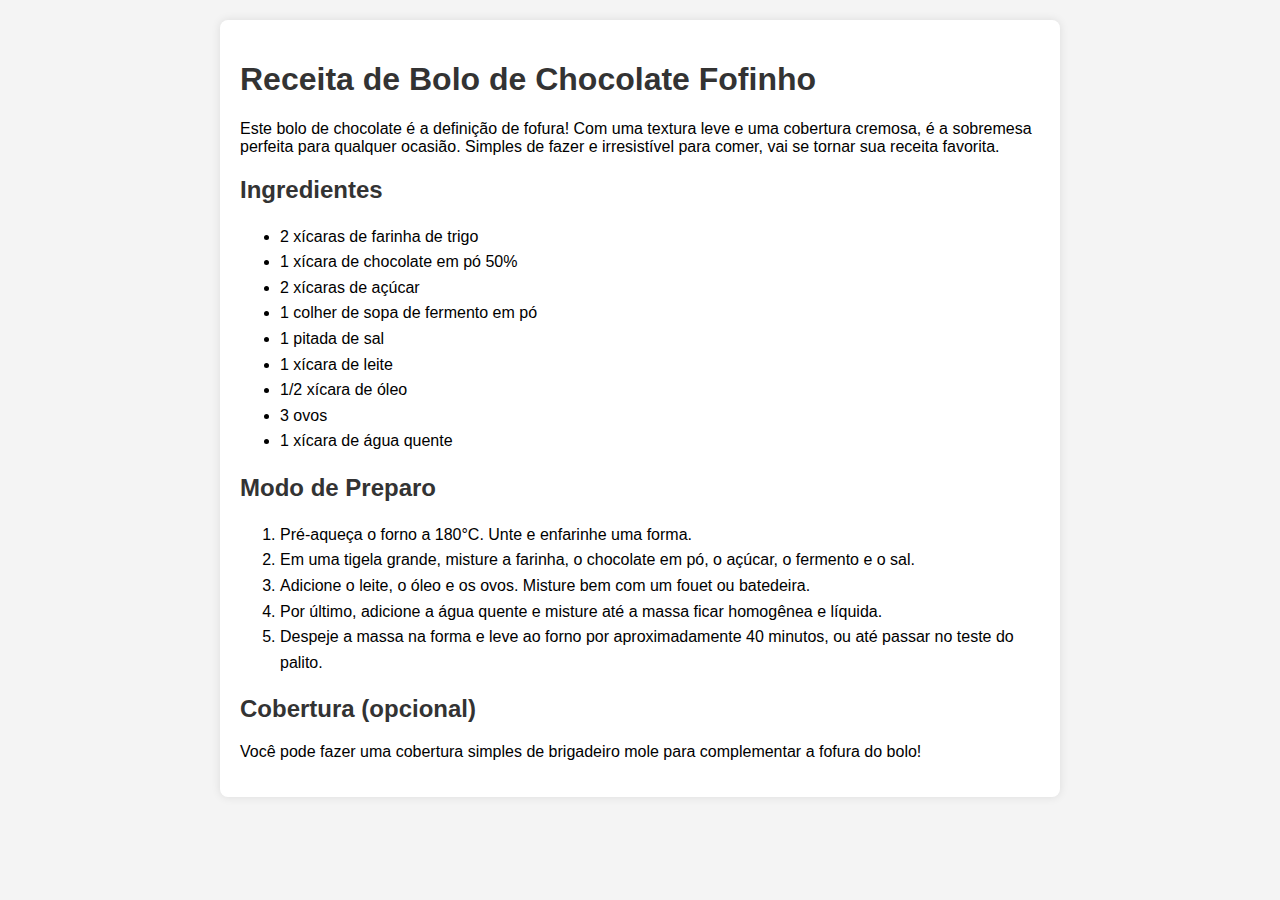
<file: receitas.html>
<!DOCTYPE html>
<html lang="pt-br">
<head>
    <meta charset="UTF-8">
    <meta name="viewport" content="width=device-width, initial-scale=1.0">
    <title>Bolo de Chocolate Fofinho</title>
    <style>
        body {
            font-family: Arial, sans-serif;
            background-color: #f4f4f4;
            margin: 0;
            padding: 20px;
        }
        .container {
            max-width: 800px;
            margin: auto;
            background: white;
            padding: 20px;
            border-radius: 8px;
            box-shadow: 0 0 10px rgba(0, 0, 0, 0.1);
        }
        h1, h2 {
            color: #333;
        }
        img {
            max-width: 100%;
            height: auto;
            border-radius: 8px;
        }
        ul, ol {
            line-height: 1.6;
        }
    </style>
</head>
<body>
    <div class="container">
        <h1>Receita de Bolo de Chocolate Fofinho</h1>
        <p>Este bolo de chocolate é a definição de fofura! Com uma textura leve e uma cobertura cremosa, é a sobremesa perfeita para qualquer ocasião. Simples de fazer e irresistível para comer, vai se tornar sua receita favorita.</p>
        
        <h2>Ingredientes</h2>
        <ul>
            <li>2 xícaras de farinha de trigo</li>
            <li>1 xícara de chocolate em pó 50%</li>
            <li>2 xícaras de açúcar</li>
            <li>1 colher de sopa de fermento em pó</li>
            <li>1 pitada de sal</li>
            <li>1 xícara de leite</li>
            <li>1/2 xícara de óleo</li>
            <li>3 ovos</li>
            <li>1 xícara de água quente</li>
        </ul>
        
        <h2>Modo de Preparo</h2>
        <ol>
            <li>Pré-aqueça o forno a 180°C. Unte e enfarinhe uma forma.</li>
            <li>Em uma tigela grande, misture a farinha, o chocolate em pó, o açúcar, o fermento e o sal.</li>
            <li>Adicione o leite, o óleo e os ovos. Misture bem com um fouet ou batedeira.</li>
            <li>Por último, adicione a água quente e misture até a massa ficar homogênea e líquida.</li>
            <li>Despeje a massa na forma e leve ao forno por aproximadamente 40 minutos, ou até passar no teste do palito.</li>
        </ol>

        <h2>Cobertura (opcional)</h2>
        <p>Você pode fazer uma cobertura simples de brigadeiro mole para complementar a fofura do bolo!</p>
    </div>
</body>
</html>
</file>
<file: style.css>
* {
    margin: 0;
    padding: 0;
    box-sizing: border-box;
}

body {
    /* --- INÍCIO DA MUDANÇA PARA FUNDO DE IMAGEM --- */
    background-image: url('fundo.jpg'); /* Nome do seu arquivo de imagem */
    background-size: cover; /* Garante que a imagem cubra todo o corpo */
    background-attachment: fixed; /* Mantém a imagem fixa ao rolar a página */
    background-position: center; /* Centraliza a imagem */
    /* --- FIM DA MUDANÇA --- */
    
    font-family: 'Arial', sans-serif;
    line-height: 1.6;
    color: #333;
    /* Removido: background-color: #f4f4f4; */
}

/* Os conteúdos do site, como as seções, precisam de um fundo sólido 
   para garantir que o texto seja legível sobre a imagem de fundo. */
main section {
    background-color: rgb(245, 245, 245); /* Fundo branco com leve transparência */
    padding: 40px 20px;
    text-align: center;
    margin-bottom: 20px; /* Adiciona espaçamento entre as seções */
}

header {
    background: #d15400; /* Laranja vibrante */
    color: #fff;
    padding: 1rem 0;
    text-align: center;
}

header h1 {
    margin-bottom: 1rem;
}

header nav ul {
    list-style: none;
    padding: 0;
}

header nav ul li {
    display: inline;
    margin: 0 15px;
}

header nav ul li a {
    color: #fff;
    text-decoration: none;
    font-weight: bold;
}

header nav ul li a:hover {
    text-decoration: underline;
}

/* O resto do CSS original segue aqui, sem grandes alterações */

/* Seções gerais */
/* A estilização principal de section foi movida para main section acima */
section h2 {
    font-size: 2rem;
    margin-bottom: 20px;
    color: #d15400;
}

#sobre p, #contato p {
    max-width: 800px;
    margin: 0 auto 20px auto;
}

/* Grid de Receitas */
.recipe-grid {
    display: grid;
    grid-template-columns: repeat(auto-fit, minmax(280px, 1fr)); 
    gap: 20px;
    max-width: 1200px;
    margin: 0 auto;
}

.recipe-card {
    background: #fff;
    border-radius: 8px;
    box-shadow: 0 2px 5px rgba(0, 0, 0, 0.1);
    overflow: hidden; 
    text-align: center;
    padding-bottom: 20px;
    transition: transform 0.3s ease, box-shadow 0.3s ease;
}

.recipe-card:hover {
    transform: translateY(-5px);
    box-shadow: 0 4px 10px rgba(0, 0, 0, 0.2);
}

.recipe-card img {
    width: 100%;
    height: 200px; 
    object-fit: cover; 
}

.recipe-card h3 {
    font-size: 1.5rem;
    margin: 15px 0 10px 0;
    color: #d15400;
}

.recipe-card p {
    font-size: 0.95rem;
    margin-bottom: 15px;
    padding: 0 15px;
}

.recipe-link {
    display: inline-block;
    background: #d15400;
    color: #fff;
    padding: 10px 20px;
    text-decoration: none;
    border-radius: 5px;
    transition: background 0.3s ease;
}

.recipe-link:hover {
    background: #d15400; 
}

footer {
    background: #d15400;
    color: #fff;
    text-align: center;
    padding: 20px 0;
    margin-top: 30px;
}

/* Responsividade básica */
@media (max-width: 768px) {
    header nav ul li {
        display: block;
        margin-bottom: 10px;
    }

    section h2 {
        font-size: 1.8rem;
    }

    .recipe-grid {
        grid-template-columns: repeat(auto-fit, minmax(250px, 1fr));
    }
}
</file>
<file: receita.css>
/* Configurações Globais */
:root {
    --color-primary: #d15400; /* Vinho/Bordô para títulos e destaques */
    --color-secondary: #d15400; /* Verde azeitona/vegetal */
    --color-background: #f8f8f8;
    --color-text: #333;
    --color-light-gray: #ddd;
}

body {
    font-family: 'Arial', sans-serif;
    line-height: 1.6;
    margin: 0;
    padding: 0;
    background-color: var(--color-background);
    color: var(--color-text);
}

.container {
    max-width: 900px;
    margin: 0 auto;
    padding: 20px;
}

/* --- Cabeçalho (Header) --- */
header {
    background-color: var(--color-primary);
    color: white;
    padding: 15px 0;
    text-align: center;
    border-bottom: 5px solid var(--color-secondary);
}

header h1 {
    margin: 0;
    font-size: 2em;
}

nav ul {
    list-style: none;
    padding: 0;
    margin-top: 10px;
}

nav li {
    display: inline;
    margin: 0 15px;
}

nav a {
    color: white;
    text-decoration: none;
    font-weight: bold;
    transition: color 0.3s;
}

nav a:hover {
    color: var(--color-light-gray);
}

/* --- Seção da Receita (Recipe Header) --- */
.recipe-header {
    text-align: center;
    margin-bottom: 30px;
    padding-bottom: 20px;
    border-bottom: 1px dashed var(--color-light-gray);
}

.recipe-header h2 {
    color: var(--color-primary);
    font-size: 2.5em;
    margin-top: 10px;
}

.recipe-header img {
    width: 100%;
    max-width: 600px;
    height: auto;
    border-radius: 8px;
    margin: 20px 0;
    box-shadow: 0 4px 8px rgba(0, 0, 0, 0.1);
}

/* --- Conteúdo da Receita --- */
.recipe-content h3 {
    color: var(--color-secondary);
    border-bottom: 2px solid var(--color-secondary);
    padding-bottom: 5px;
    margin-top: 25px;
}

/* Wrapper para Detalhes e Ingredientes (Flexbox) */
.details-and-ingredients-wrapper {
    display: flex;
    flex-wrap: wrap; /* Permite quebrar linha em telas pequenas */
    gap: 30px;
    margin-bottom: 20px;
}

.recipe-details, .ingredients {
    flex: 1; /* Distribui o espaço igualmente */
    min-width: 280px; /* Garante tamanho mínimo antes de quebrar */
    padding: 20px;
    background-color: white;
    border: 1px solid var(--color-light-gray);
    border-radius: 6px;
}

.recipe-details ul {
    list-style: none;
    padding: 0;
}

.recipe-details li {
    padding: 5px 0;
    border-bottom: 1px dotted var(--color-light-gray);
}

.detail-icon {
    font-size: 1.1em;
    margin-right: 8px;
    color: var(--color-primary);
}

.ingredients ul {
    list-style-type: disc;
    margin-left: 20px;
}

.ingredients li {
    padding: 3px 0;
}

/* --- Modo de Preparo (Instructions) --- */
.instructions ol {
    padding-left: 20px;
}

.instructions li {
    margin-bottom: 15px;
    background-color: #fff;
    padding: 10px;
    border-left: 3px solid var(--color-secondary);
}

/* --- Dicas do Chef (Notes) --- */
.notes {
    margin-top: 40px;
    padding: 20px;
    background-color: #e0f7e0; /* Fundo suave para dicas */
    border-left: 5px solid var(--color-secondary);
    border-radius: 4px;
}

.notes h3 {
    color: var(--color-primary);
    border-bottom: none;
    margin-top: 0;
}

.notes p {
    font-style: italic;
    margin: 5px 0;
}

/* --- Rodapé (Footer) --- */
footer {
    text-align: center;
    padding: 15px 0;
    background-color: var(--color-primary);
    color: white;
    margin-top: 40px;
}

/* Responsividade (Para telas muito pequenas) */
@media (max-width: 600px) {
    .details-and-ingredients-wrapper {
        flex-direction: column; /* Empilha os blocos em telas pequenas */
    }

    .recipe-details, .ingredients {
        min-width: 100%;
        margin-bottom: 10px;
    }

    header h1 {
        font-size: 1.5em;
    }
}
</file>
